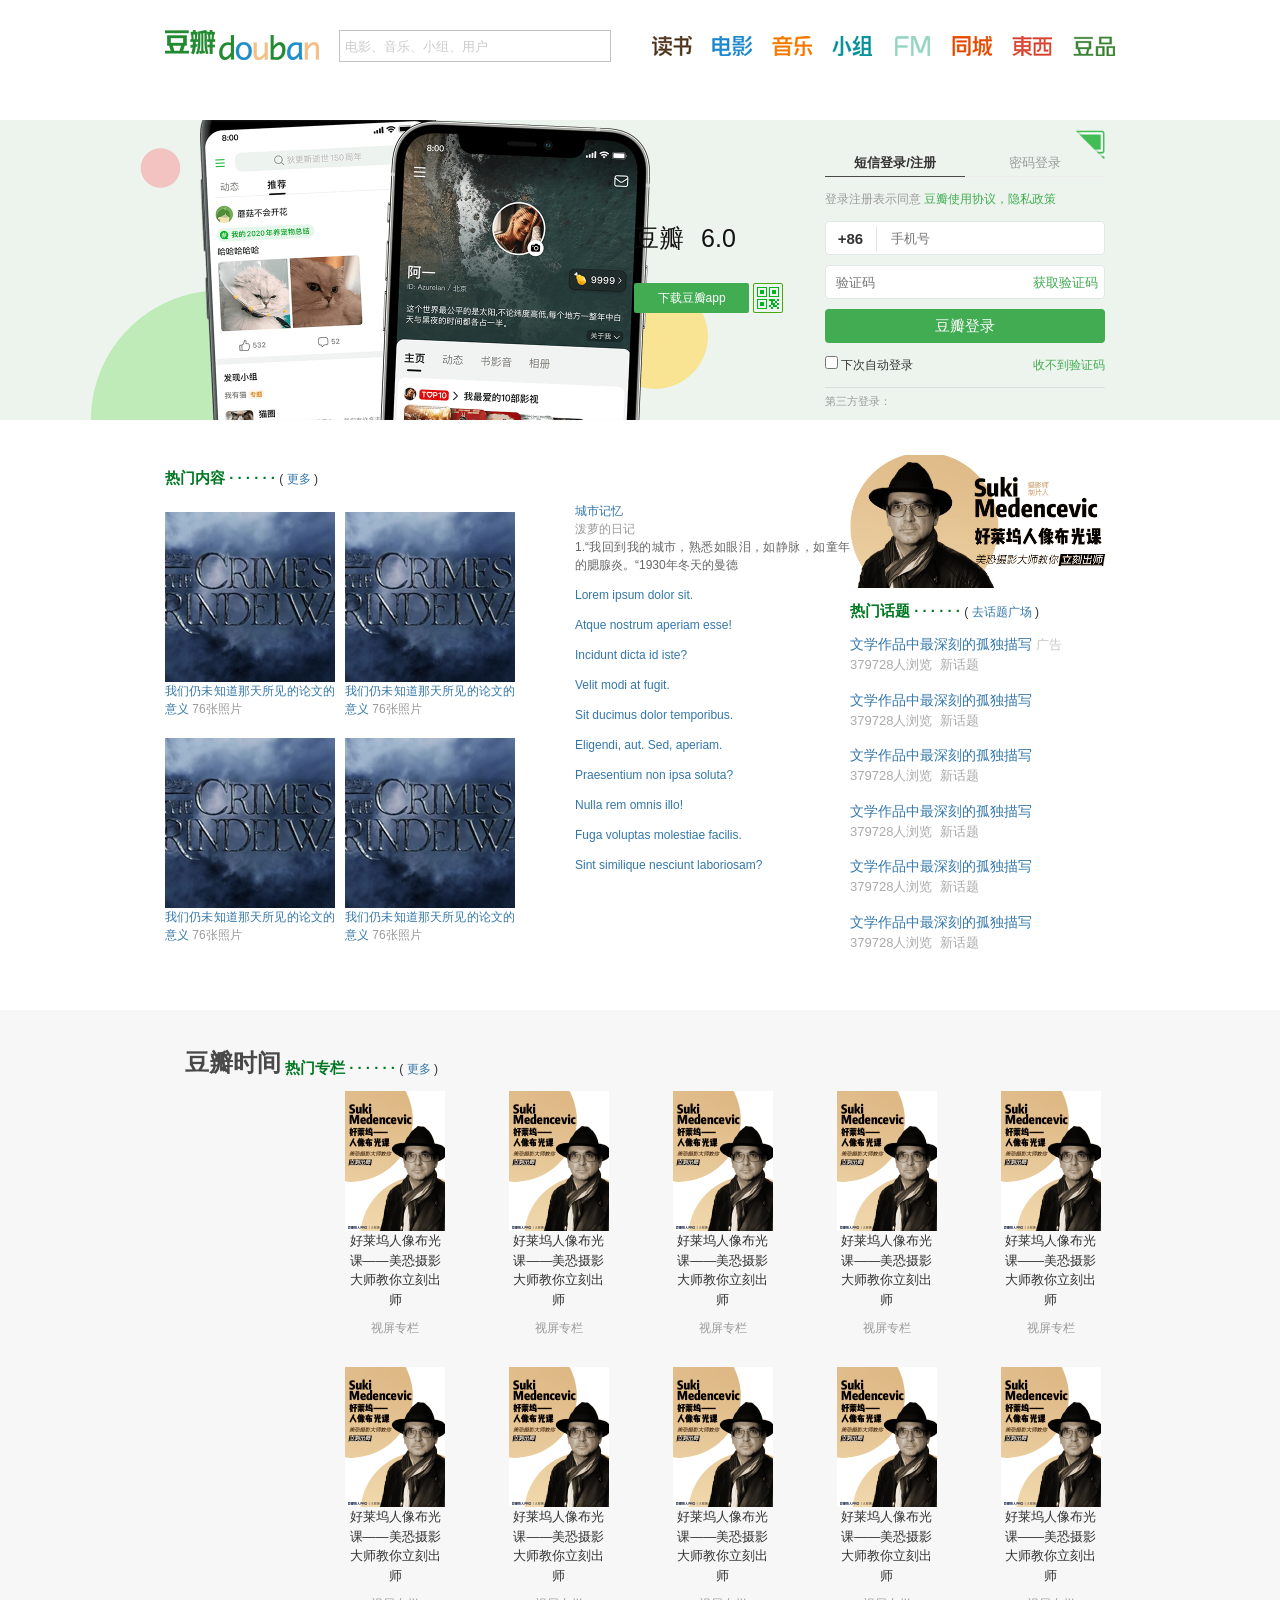
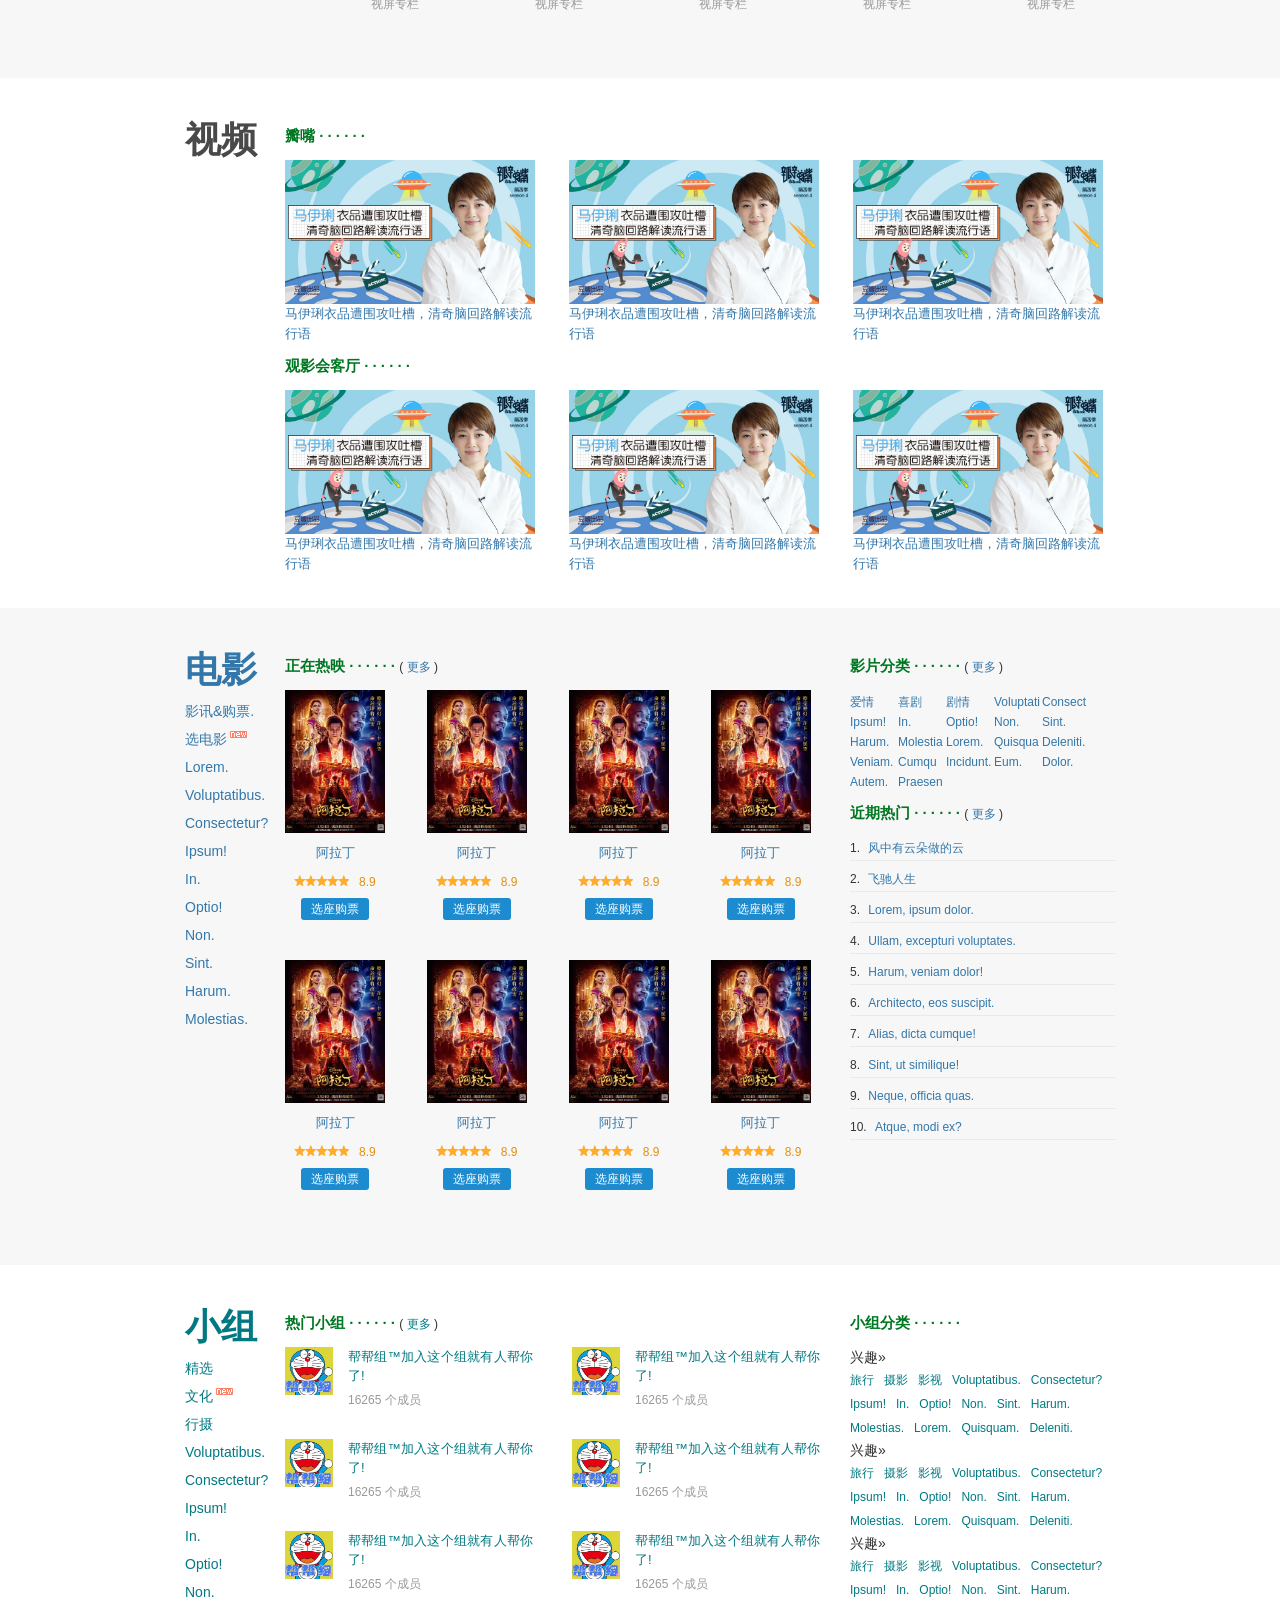
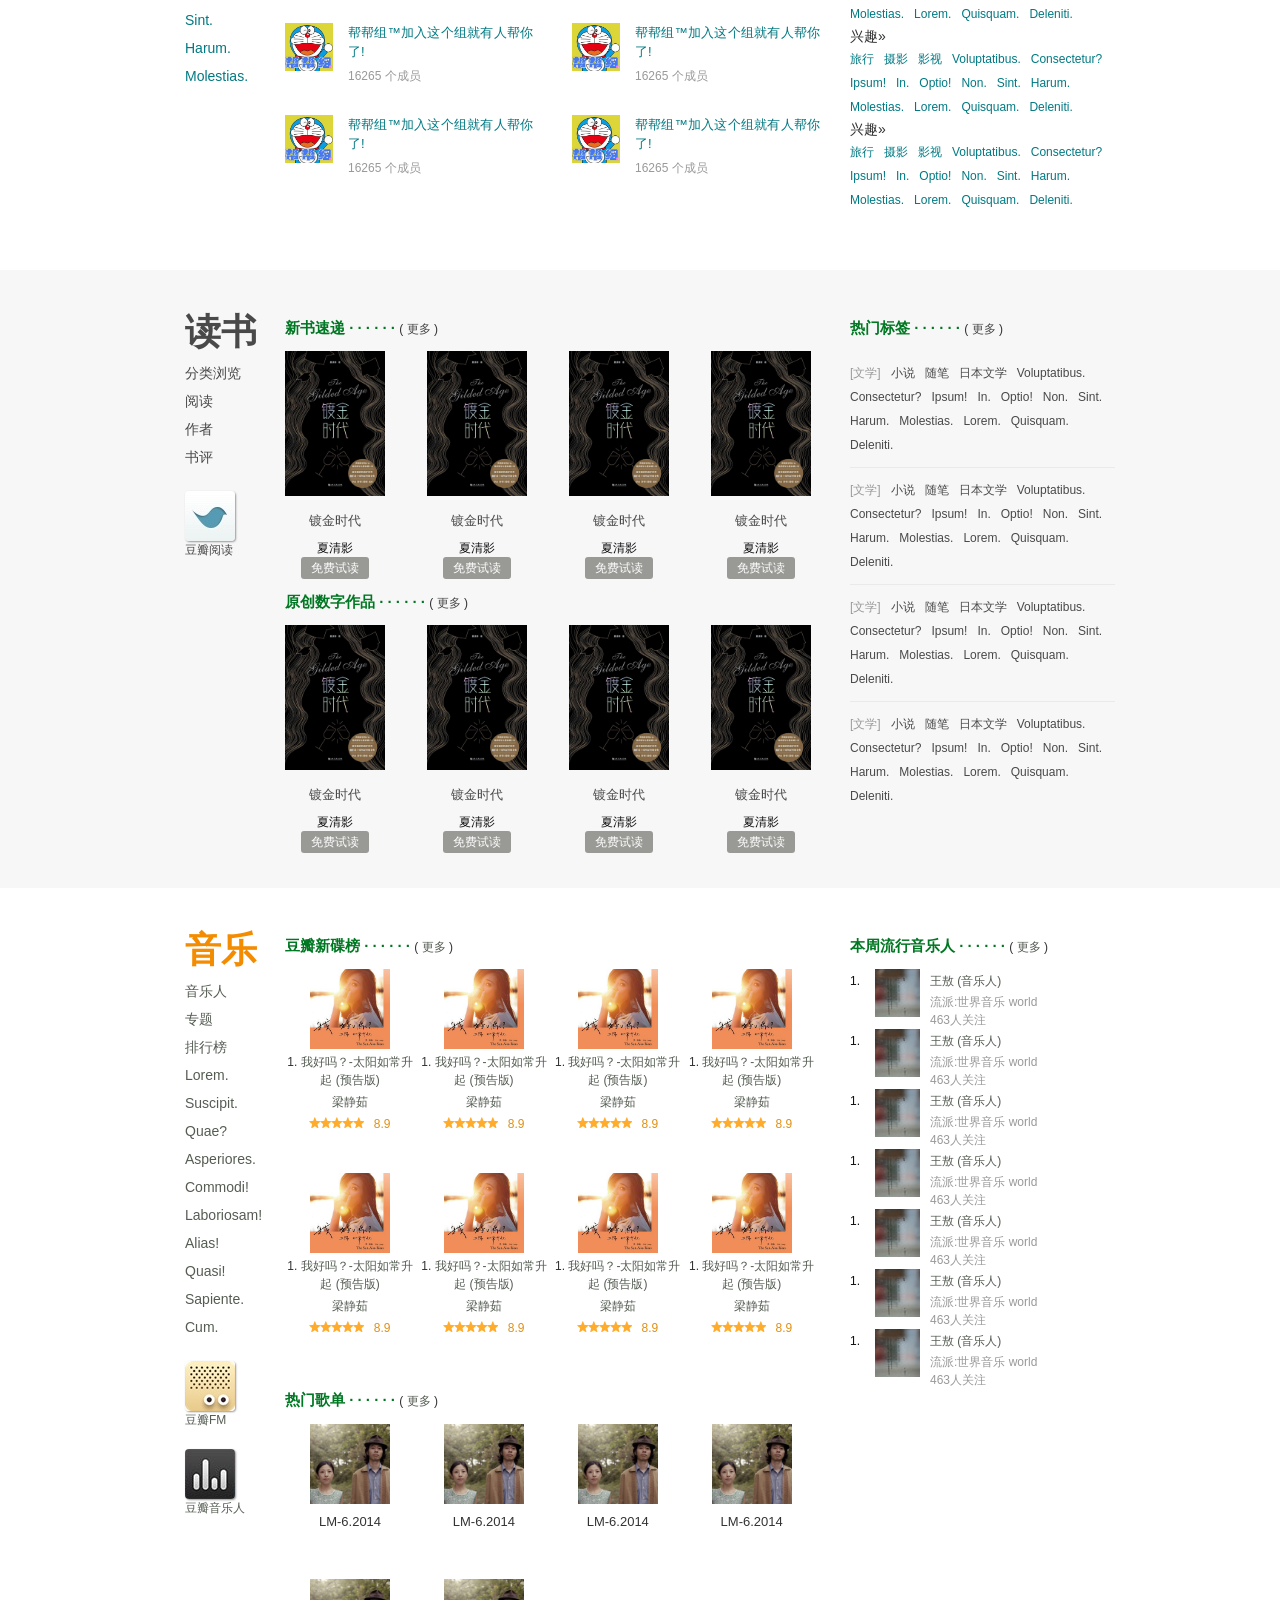
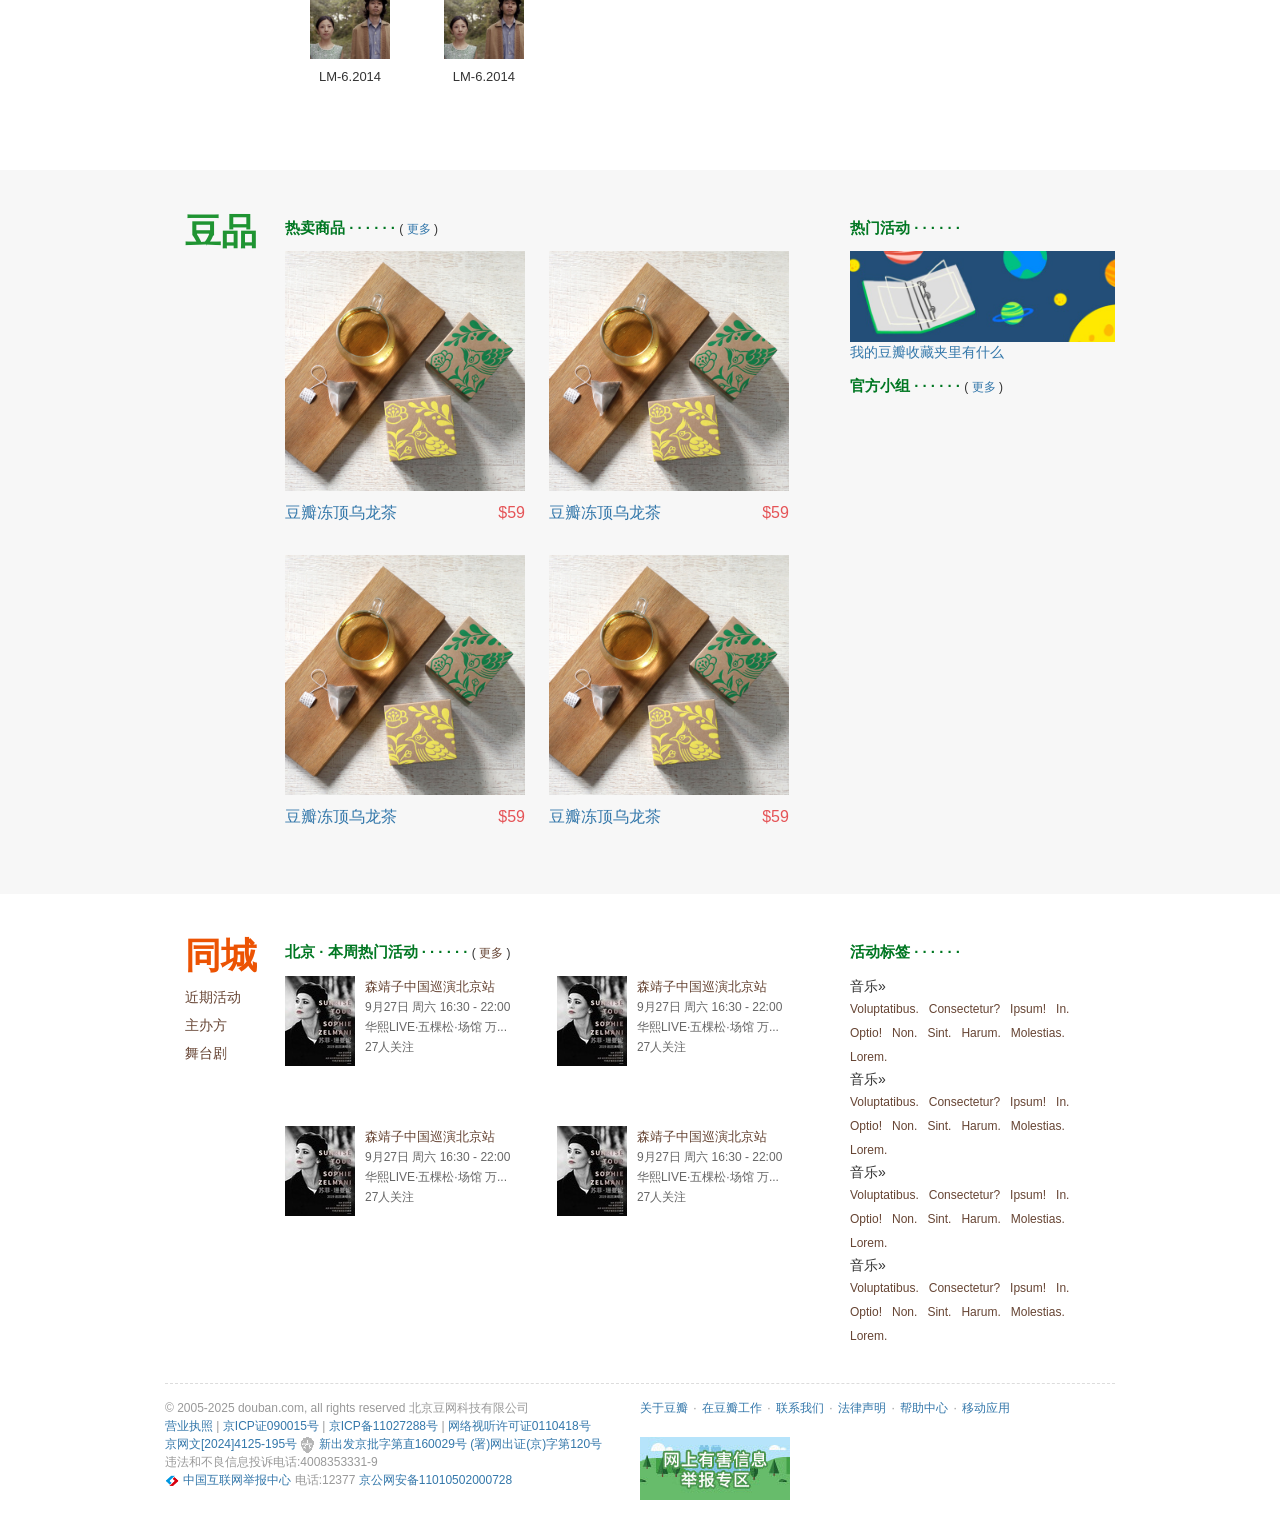
<file: index.html>
<!DOCTYPE html>
<html lang="en">
  <head>
    <meta charset="UTF-8" />
    <meta name="viewport" content="width=device-width, initial-scale=1.0" />
    <title>豆瓣</title>
    <link rel="shortcut icon" type="image/x-icon" href="favicon.ico" />
    <!-- <link rel="stylesheet" href="./css/reset.css" />
    <link rel="stylesheet" href="css/common.css"> -->
    <link rel="stylesheet" href="css/index.css" />
  </head>
  <body>
    <header class="header">
      <div class="container" clearfix>
        <div class="logo left">
          <h1>
            <a href="">
              <span>豆瓣</span>
            </a>
          </h1>
        </div>
        <div class="search left">
          <form>
            <input
              type="text"
              class="txt"
              placeholder="电影、音乐、小组、用户"
            />
            <button>
              <i class="iconfont icon-icon-sousuo"></i>
            </button>
          </form>
        </div>
        <nva class="menu right clearfix">
          <a href="" class="menu-read"></a>
          <a href="" class="menu-movie"></a>
          <a href="" class="menu-music"></a>
          <a href="" class="menu-group"></a>
          <a href="" class="menu-city"></a>
          <a href="" class="menu-fm"></a>
          <a href="" class="menu-time"></a>
          <a href="" class="menu-doupin"></a>
        </nva>
      </div>
    </header>

    <div class="banner">
      <div class="container clearfix">
        <iframe class="right loginarea" src="loginframe.html" frameborder="0">
        </iframe>
        <div class="slogan right">
          <h1 class="title">
            豆瓣
            <span>6.0</span>
          </h1>
          <div class="download">
            <button class="btn">下载豆瓣app</button>
            <div class="qrcode">
              <img src="img/icon-qe-small.png" alt="" />
              <div class="qrcode-img hidden">
                <img src="./img/qrcode-img.png" alt="" />
                <p>iOS/Android 扫码直接下载</p>
              </div>
            </div>
          </div>
        </div>
      </div>
    </div>

    <!-- 主区域样式 -->
    <div>
      <!-- 热点 -->
      <div class="section">
        <div class="container clearfix">
          <div class="aside-right">
            <div class="adv">
              <a href="">
                <img src="./img/adv1.jpg" alt="" />
              </a>
            </div>
            <div class="section-title">
              <h2 class="title">热门话题</h2>
              <span class="link">
                <a href=""> 去话题广场 </a>
              </span>
            </div>
            <ul class="hot-list">
              <li>
                <div class="title">
                  <a href="" class="adv-tag">文学作品中最深刻的孤独描写 </a>
                </div>
                <div class="desc">
                  <span>379728人浏览</span>
                  <span>新话题</span>
                </div>
              </li>
              <li>
                <div class="title">
                  <a href="">文学作品中最深刻的孤独描写</a>
                </div>
                <div class="desc">
                  <span>379728人浏览</span>
                  <span>新话题</span>
                </div>
              </li>
              <li>
                <div class="title">
                  <a href="">文学作品中最深刻的孤独描写</a>
                </div>
                <div class="desc">
                  <span>379728人浏览</span>
                  <span>新话题</span>
                </div>
              </li>
              <li>
                <div class="title">
                  <a href="">文学作品中最深刻的孤独描写</a>
                </div>
                <div class="desc">
                  <span>379728人浏览</span>
                  <span>新话题</span>
                </div>
              </li>
              <li>
                <div class="title">
                  <a href="">文学作品中最深刻的孤独描写</a>
                </div>
                <div class="desc">
                  <span>379728人浏览</span>
                  <span>新话题</span>
                </div>
              </li>
              <li>
                <div class="title">
                  <a href="">文学作品中最深刻的孤独描写</a>
                </div>
                <div class="desc">
                  <span>379728人浏览</span>
                  <span>新话题</span>
                </div>
              </li>
            </ul>
          </div>

          <div class="main">
            <div class="section-title">
              <h2 class="title">热门内容</h2>
              <span class="link">
                <a href=""> 更多 </a>
              </span>
            </div>
            <div class="hot-main clearfix">
              <div class="left">
                <ul class="item-list">
                  <li>
                    <div class="img">
                      <a href="">
                        <img src="img/cover1.webp" alt="" />
                      </a>
                    </div>
                    <div class="words">
                      <a href="">我们仍未知道那天所见的论文的意义</a>
                      <span>76张照片</span>
                    </div>
                  </li>
                  <li>
                    <div class="img">
                      <a href="">
                        <img src="img/cover1.webp" alt="" />
                      </a>
                    </div>
                    <div class="words">
                      <a href="">我们仍未知道那天所见的论文的意义</a>
                      <span>76张照片</span>
                    </div>
                  </li>
                  <li>
                    <div class="img">
                      <a href="">
                        <img src="img/cover1.webp" alt="" />
                      </a>
                    </div>
                    <div class="words">
                      <a href="">我们仍未知道那天所见的论文的意义</a>
                      <span>76张照片</span>
                    </div>
                  </li>
                  <li>
                    <div class="img">
                      <a href="">
                        <img src="img/cover1.webp" alt="" />
                      </a>
                    </div>
                    <div class="words">
                      <a href="">我们仍未知道那天所见的论文的意义</a>
                      <span>76张照片</span>
                    </div>
                  </li>
                </ul>
              </div>
              <div class="right">
                <ul>
                  <li>
                    <a href="">城市记忆</a>
                    <div class="title">泼萝的日记</div>
                    <div class="desc">
                      1.“我回到我的城市，熟悉如眼泪，如静脉，如童年的腮腺炎。“1930年冬天的曼德
                    </div>
                  </li>
                  <li><a href="">Lorem ipsum dolor sit.</a></li>
                  <li><a href="">Atque nostrum aperiam esse!</a></li>
                  <li><a href="">Incidunt dicta id iste?</a></li>
                  <li><a href="">Velit modi at fugit.</a></li>
                  <li><a href="">Sit ducimus dolor temporibus.</a></li>
                  <li><a href="">Eligendi, aut. Sed, aperiam.</a></li>
                  <li><a href="">Praesentium non ipsa soluta?</a></li>
                  <li><a href="">Nulla rem omnis illo!</a></li>
                  <li><a href="">Fuga voluptas molestiae facilis.</a></li>
                  <li><a href="">Sint similique nesciunt laboriosam?</a></li>
                </ul>
              </div>
            </div>
          </div>
        </div>
      </div>
      <!-- 豆瓣时间 -->
      <div class="section">
        <div class="container clearfix">
          <div class="aside-left">
            <h2 class="title">
              <a href="" class="dark-color">豆瓣时间</a>
            </h2>
          </div>
          <div class="main" style="display: flex; flex-direction: column">
            <div class="section-title">
              <h2 class="title">热门专栏</h2>
              <span class="link">
                <a href=""> 更多 </a>
              </span>
            </div>
            <div class="time-main">
              <ul class="item-list">
                <li>
                  <div class="img">
                    <a href="">
                      <img src="img/cover2.jpg" alt="" />
                    </a>
                  </div>
                  <div class="words">
                    <a href="">好莱坞人像布光课——美恐摄影大师教你立刻出师</a>
                    <span>视屏专栏</span>
                  </div>
                </li>
                <li>
                  <div class="img">
                    <a href="">
                      <img src="img/cover2.jpg" alt="" />
                    </a>
                  </div>
                  <div class="words">
                    <a href="">好莱坞人像布光课——美恐摄影大师教你立刻出师</a>
                    <span>视屏专栏</span>
                  </div>
                </li>
                <li>
                  <div class="img">
                    <a href="">
                      <img src="img/cover2.jpg" alt="" />
                    </a>
                  </div>
                  <div class="words">
                    <a href="">好莱坞人像布光课——美恐摄影大师教你立刻出师</a>
                    <span>视屏专栏</span>
                  </div>
                </li>
                <li>
                  <div class="img">
                    <a href="">
                      <img src="img/cover2.jpg" alt="" />
                    </a>
                  </div>
                  <div class="words">
                    <a href="">好莱坞人像布光课——美恐摄影大师教你立刻出师</a>
                    <span>视屏专栏</span>
                  </div>
                </li>
                <li>
                  <div class="img">
                    <a href="">
                      <img src="img/cover2.jpg" alt="" />
                    </a>
                  </div>
                  <div class="words">
                    <a href="">好莱坞人像布光课——美恐摄影大师教你立刻出师</a>
                    <span>视屏专栏</span>
                  </div>
                </li>
                <li>
                  <div class="img">
                    <a href="">
                      <img src="img/cover2.jpg" alt="" />
                    </a>
                  </div>
                  <div class="words">
                    <a href="">好莱坞人像布光课——美恐摄影大师教你立刻出师</a>
                    <span>视屏专栏</span>
                  </div>
                </li>
                <li>
                  <div class="img">
                    <a href="">
                      <img src="img/cover2.jpg" alt="" />
                    </a>
                  </div>
                  <div class="words">
                    <a href="">好莱坞人像布光课——美恐摄影大师教你立刻出师</a>
                    <span>视屏专栏</span>
                  </div>
                </li>
                <li>
                  <div class="img">
                    <a href="">
                      <img src="img/cover2.jpg" alt="" />
                    </a>
                  </div>
                  <div class="words">
                    <a href="">好莱坞人像布光课——美恐摄影大师教你立刻出师</a>
                    <span>视屏专栏</span>
                  </div>
                </li>
                <li>
                  <div class="img">
                    <a href="">
                      <img src="img/cover2.jpg" alt="" />
                    </a>
                  </div>
                  <div class="words">
                    <a href="">好莱坞人像布光课——美恐摄影大师教你立刻出师</a>
                    <span>视屏专栏</span>
                  </div>
                </li>
                <li>
                  <div class="img">
                    <a href="">
                      <img src="img/cover2.jpg" alt="" />
                    </a>
                  </div>
                  <div class="words">
                    <a href="">好莱坞人像布光课——美恐摄影大师教你立刻出师</a>
                    <span>视屏专栏</span>
                  </div>
                </li>
              </ul>
            </div>
          </div>
        </div>
      </div>
      <!-- 豆瓣视频 -->

      <div class="section">
        <div class="container clearfix">
          <div class="aside-left">
            <div class="title">
              <h2>
                <a href="" class="dark-color">视频</a>
              </h2>
            </div>
          </div>
          <div class="main video-main">
            <div class="section-title">
              <a href="">
                <h2 class="title">瓣嘴</h2>
              </a>
            </div>
            <ul class="item-list">
              <li>
                <a href="">
                  <div class="img iconfont icon-play">
                    <img src="img/cover3.jpg" alt="" />
                  </div>
                </a>
                <div class="words">
                  <a href="">马伊琍衣品遭围攻吐槽，清奇脑回路解读流行语</a>
                </div>
              </li>
              <li>
                <a href="">
                  <div class="img iconfont icon-play">
                    <img src="img/cover3.jpg" alt="" />
                  </div>
                </a>
                <div class="words">
                  <a href="">马伊琍衣品遭围攻吐槽，清奇脑回路解读流行语</a>
                </div>
              </li>
              <li>
                <a href="">
                  <div class="img iconfont icon-play">
                    <img src="img/cover3.jpg" alt="" />
                  </div>
                </a>
                <div class="words">
                  <a href="">马伊琍衣品遭围攻吐槽，清奇脑回路解读流行语</a>
                </div>
              </li>
            </ul>

            <div class="section-title">
              <a href=""><h2 class="title">观影会客厅</h2></a>
            </div>
            <ul class="item-list">
              <li>
                <a href="">
                  <div class="img iconfont icon-play">
                    <img src="img/cover3.jpg" alt="" />
                  </div>
                </a>
                <div class="words">
                  <a href="">马伊琍衣品遭围攻吐槽，清奇脑回路解读流行语</a>
                </div>
              </li>
              <li>
                <a href="">
                  <div class="img iconfont icon-play">
                    <img src="img/cover3.jpg" alt="" />
                  </div>
                </a>
                <div class="words">
                  <a href="">马伊琍衣品遭围攻吐槽，清奇脑回路解读流行语</a>
                </div>
              </li>
              <li>
                <a href="">
                  <div class="img iconfont icon-play">
                    <img src="img/cover3.jpg" alt="" />
                  </div>
                </a>
                <div class="words">
                  <a href="">马伊琍衣品遭围攻吐槽，清奇脑回路解读流行语</a>
                </div>
              </li>
            </ul>
          </div>
        </div>
      </div>
      <!-- 豆瓣电影 -->
      <div class="section">
        <div class="container clearfix movie-area">
          <div class="aside-left">
            <div class="title">
              <h2>
                <a href="">电影</a>
              </h2>
            </div>

            <nav class="left-meun">
              <ul>
                <li><a href="">影讯&购票.</a></li>
                <li><a href="" class="new">选电影</a></li>
                <li><a href="">Lorem.</a></li>
                <li><a href="">Voluptatibus.</a></li>
                <li><a href="">Consectetur?</a></li>
                <li><a href="">Ipsum!</a></li>
                <li><a href="">In.</a></li>
                <li><a href="">Optio!</a></li>
                <li><a href="">Non.</a></li>
                <li><a href="">Sint.</a></li>
                <li><a href="">Harum.</a></li>
                <li><a href="">Molestias.</a></li>
              </ul>
            </nav>
          </div>
          <div class="aside-right">
            <div class="section-title">
              <h2 class="title">影片分类</h2>
              <span class="link">
                <a href=""> 更多 </a>
              </span>
            </div>
            <ul class="right-menu-list clearfix">
              <li><a href="">爱情</a></li>
              <li><a href="">喜剧</a></li>
              <li><a href="">剧情</a></li>
              <li><a href="">Voluptatibus.</a></li>
              <li><a href="">Consectetur?</a></li>
              <li><a href="">Ipsum!</a></li>
              <li><a href="">In.</a></li>
              <li><a href="">Optio!</a></li>
              <li><a href="">Non.</a></li>
              <li><a href="">Sint.</a></li>
              <li><a href="">Harum.</a></li>
              <li><a href="">Molestias.</a></li>
              <li><a href="">Lorem.</a></li>
              <li><a href="">Quisquam.</a></li>
              <li><a href="">Deleniti.</a></li>
              <li><a href="">Veniam.</a></li>
              <li><a href="">Cumque.</a></li>
              <li><a href="">Incidunt.</a></li>
              <li><a href="">Eum.</a></li>
              <li><a href="">Dolor.</a></li>
              <li><a href="">Autem.</a></li>
              <li><a href="">Praesentium?</a></li>
            </ul>

            <div class="section-title">
              <h2 class="title">近期热门</h2>
              <span class="link">
                <a href=""> 更多 </a>
              </span>
            </div>
            <ul class="oorder-movie-list">
              <li><a href="">风中有云朵做的云</a></li>
              <li><a href="">飞驰人生</a></li>
              <li><a href="">Lorem, ipsum dolor.</a></li>
              <li><a href="">Ullam, excepturi voluptates.</a></li>
              <li><a href="">Harum, veniam dolor!</a></li>
              <li><a href="">Architecto, eos suscipit.</a></li>
              <li><a href="">Alias, dicta cumque!</a></li>
              <li><a href="">Sint, ut similique!</a></li>
              <li><a href="">Neque, officia quas.</a></li>
              <li><a href="">Atque, modi ex?</a></li>
            </ul>
          </div>
          <div class="main">
            <div class="section-title">
              <h2 class="title">正在热映</h2>
              <span class="link">
                <a href=""> 更多 </a>
              </span>
            </div>
            <div>
              <ul class="item-list">
                <li>
                  <div class="img">
                    <a href="">
                      <img src="img/cover5.webp" alt="" />
                    </a>
                  </div>
                  <div class="words">
                    <a href="">阿拉丁</a>
                  </div>
                  <div class="star">
                    <span class="star-bg star50"></span>
                    <span class="number"> 8.9 </span>
                  </div>
                  <div class="func">
                    <a href="" class="block-link">选座购票</a>
                  </div>
                </li>
                <li>
                  <div class="img">
                    <a href="">
                      <img src="img/cover5.webp" alt="" />
                    </a>
                  </div>
                  <div class="words">
                    <a href="">阿拉丁</a>
                  </div>
                  <div class="star">
                    <span class="star-bg star50"></span>
                    <span class="number"> 8.9 </span>
                  </div>
                  <div class="func">
                    <a href="" class="block-link">选座购票</a>
                  </div>
                </li>
                <li>
                  <div class="img">
                    <a href="">
                      <img src="img/cover5.webp" alt="" />
                    </a>
                  </div>
                  <div class="words">
                    <a href="">阿拉丁</a>
                  </div>
                  <div class="star">
                    <span class="star-bg star50"></span>
                    <span class="number"> 8.9 </span>
                  </div>
                  <div class="func">
                    <a href="" class="block-link">选座购票</a>
                  </div>
                </li>
                <li>
                  <div class="img">
                    <a href="">
                      <img src="img/cover5.webp" alt="" />
                    </a>
                  </div>
                  <div class="words">
                    <a href="">阿拉丁</a>
                  </div>
                  <div class="star">
                    <span class="star-bg star50"></span>
                    <span class="number"> 8.9 </span>
                  </div>
                  <div class="func">
                    <a href="" class="block-link">选座购票</a>
                  </div>
                </li>
                <li>
                  <div class="img">
                    <a href="">
                      <img src="img/cover5.webp" alt="" />
                    </a>
                  </div>
                  <div class="words">
                    <a href="">阿拉丁</a>
                  </div>
                  <div class="star">
                    <span class="star-bg star50"></span>
                    <span class="number"> 8.9 </span>
                  </div>
                  <div class="func">
                    <a href="" class="block-link">选座购票</a>
                  </div>
                </li>
                <li>
                  <div class="img">
                    <a href="">
                      <img src="img/cover5.webp" alt="" />
                    </a>
                  </div>
                  <div class="words">
                    <a href="">阿拉丁</a>
                  </div>
                  <div class="star">
                    <span class="star-bg star50"></span>
                    <span class="number"> 8.9 </span>
                  </div>
                  <div class="func">
                    <a href="" class="block-link">选座购票</a>
                  </div>
                </li>
                <li>
                  <div class="img">
                    <a href="">
                      <img src="img/cover5.webp" alt="" />
                    </a>
                  </div>
                  <div class="words">
                    <a href="">阿拉丁</a>
                  </div>
                  <div class="star">
                    <span class="star-bg star50"></span>
                    <span class="number"> 8.9 </span>
                  </div>
                  <div class="func">
                    <a href="" class="block-link">选座购票</a>
                  </div>
                </li>
                <li>
                  <div class="img">
                    <a href="">
                      <img src="img/cover5.webp" alt="" />
                    </a>
                  </div>
                  <div class="words">
                    <a href="">阿拉丁</a>
                  </div>
                  <div class="star">
                    <span class="star-bg star50"></span>
                    <span class="number"> 8.9 </span>
                  </div>
                  <div class="func">
                    <a href="" class="block-link">选座购票</a>
                  </div>
                </li>
              </ul>
            </div>
          </div>
        </div>
      </div>

      <!-- 小组  -->

      <div class="section">
        <div class="container group-area clearfix">
          <div class="aside-left">
            <div class="title">
              <h2>
                <a href="">小组</a>
              </h2>
            </div>
            <nav class="left-meun">
              <ul>
                <li><a href="">精选</a></li>
                <li><a href="" class="new">文化</a></li>
                <li><a href="">行摄</a></li>
                <li><a href="">Voluptatibus.</a></li>
                <li><a href="">Consectetur?</a></li>
                <li><a href="">Ipsum!</a></li>
                <li><a href="">In.</a></li>
                <li><a href="">Optio!</a></li>
                <li><a href="">Non.</a></li>
                <li><a href="">Sint.</a></li>
                <li><a href="">Harum.</a></li>
                <li><a href="">Molestias.</a></li>
              </ul>
            </nav>
          </div>
          <div class="aside-right">
            <div class="section-title">
              <h2 class="title">小组分类</h2>
            </div>

            <div class="group">
              <div class="group-name">
                <a href="">兴趣</a>
              </div>
              <ul class="right-menu-list clearfix">
                <li><a href="">旅行</a></li>
                <li><a href="">摄影</a></li>
                <li><a href="">影视</a></li>
                <li><a href="">Voluptatibus.</a></li>
                <li><a href="">Consectetur?</a></li>
                <li><a href="">Ipsum!</a></li>
                <li><a href="">In.</a></li>
                <li><a href="">Optio!</a></li>
                <li><a href="">Non.</a></li>
                <li><a href="">Sint.</a></li>
                <li><a href="">Harum.</a></li>
                <li><a href="">Molestias.</a></li>
                <li><a href="">Lorem.</a></li>
                <li><a href="">Quisquam.</a></li>
                <li><a href="">Deleniti.</a></li>
              </ul>
            </div>
            <div class="group">
              <div class="group-name">
                <a href="">兴趣</a>
              </div>
              <ul class="right-menu-list clearfix">
                <li><a href="">旅行</a></li>
                <li><a href="">摄影</a></li>
                <li><a href="">影视</a></li>
                <li><a href="">Voluptatibus.</a></li>
                <li><a href="">Consectetur?</a></li>
                <li><a href="">Ipsum!</a></li>
                <li><a href="">In.</a></li>
                <li><a href="">Optio!</a></li>
                <li><a href="">Non.</a></li>
                <li><a href="">Sint.</a></li>
                <li><a href="">Harum.</a></li>
                <li><a href="">Molestias.</a></li>
                <li><a href="">Lorem.</a></li>
                <li><a href="">Quisquam.</a></li>
                <li><a href="">Deleniti.</a></li>
              </ul>
            </div>
            <div class="group">
              <div class="group-name">
                <a href="">兴趣</a>
              </div>
              <ul class="right-menu-list clearfix">
                <li><a href="">旅行</a></li>
                <li><a href="">摄影</a></li>
                <li><a href="">影视</a></li>
                <li><a href="">Voluptatibus.</a></li>
                <li><a href="">Consectetur?</a></li>
                <li><a href="">Ipsum!</a></li>
                <li><a href="">In.</a></li>
                <li><a href="">Optio!</a></li>
                <li><a href="">Non.</a></li>
                <li><a href="">Sint.</a></li>
                <li><a href="">Harum.</a></li>
                <li><a href="">Molestias.</a></li>
                <li><a href="">Lorem.</a></li>
                <li><a href="">Quisquam.</a></li>
                <li><a href="">Deleniti.</a></li>
              </ul>
            </div>
            <div class="group">
              <div class="group-name">
                <a href="">兴趣</a>
              </div>
              <ul class="right-menu-list clearfix">
                <li><a href="">旅行</a></li>
                <li><a href="">摄影</a></li>
                <li><a href="">影视</a></li>
                <li><a href="">Voluptatibus.</a></li>
                <li><a href="">Consectetur?</a></li>
                <li><a href="">Ipsum!</a></li>
                <li><a href="">In.</a></li>
                <li><a href="">Optio!</a></li>
                <li><a href="">Non.</a></li>
                <li><a href="">Sint.</a></li>
                <li><a href="">Harum.</a></li>
                <li><a href="">Molestias.</a></li>
                <li><a href="">Lorem.</a></li>
                <li><a href="">Quisquam.</a></li>
                <li><a href="">Deleniti.</a></li>
              </ul>
            </div>
            <div class="group">
              <div class="group-name">
                <a href="">兴趣</a>
              </div>
              <ul class="right-menu-list clearfix">
                <li><a href="">旅行</a></li>
                <li><a href="">摄影</a></li>
                <li><a href="">影视</a></li>
                <li><a href="">Voluptatibus.</a></li>
                <li><a href="">Consectetur?</a></li>
                <li><a href="">Ipsum!</a></li>
                <li><a href="">In.</a></li>
                <li><a href="">Optio!</a></li>
                <li><a href="">Non.</a></li>
                <li><a href="">Sint.</a></li>
                <li><a href="">Harum.</a></li>
                <li><a href="">Molestias.</a></li>
                <li><a href="">Lorem.</a></li>
                <li><a href="">Quisquam.</a></li>
                <li><a href="">Deleniti.</a></li>
              </ul>
            </div>
          </div>

          <div class="main">
            <div class="section-title">
              <h2 class="title">热门小组</h2>
              <span class="link">
                <a href=""> 更多 </a>
              </span>
            </div>

            <ul class="item-list">
              <li>
                <div class="img">
                  <a href="">
                    <img src="img/cover6.webp" alt="" />
                  </a>
                </div>
                <div class="words">
                  <a href="">帮帮组™加入这个组就有人帮你了!</a>
                  <span> 16265 个成员</span>
                </div>
              </li>
              <li>
                <div class="img">
                  <a href="">
                    <img src="img/cover6.webp" alt="" />
                  </a>
                </div>
                <div class="words">
                  <a href="">帮帮组™加入这个组就有人帮你了!</a>
                  <span> 16265 个成员</span>
                </div>
              </li>
              <li>
                <div class="img">
                  <a href="">
                    <img src="img/cover6.webp" alt="" />
                  </a>
                </div>
                <div class="words">
                  <a href="">帮帮组™加入这个组就有人帮你了!</a>
                  <span> 16265 个成员</span>
                </div>
              </li>
              <li>
                <div class="img">
                  <a href="">
                    <img src="img/cover6.webp" alt="" />
                  </a>
                </div>
                <div class="words">
                  <a href="">帮帮组™加入这个组就有人帮你了!</a>
                  <span> 16265 个成员</span>
                </div>
              </li>
              <li>
                <div class="img">
                  <a href="">
                    <img src="img/cover6.webp" alt="" />
                  </a>
                </div>
                <div class="words">
                  <a href="">帮帮组™加入这个组就有人帮你了!</a>
                  <span> 16265 个成员</span>
                </div>
              </li>
              <li>
                <div class="img">
                  <a href="">
                    <img src="img/cover6.webp" alt="" />
                  </a>
                </div>
                <div class="words">
                  <a href="">帮帮组™加入这个组就有人帮你了!</a>
                  <span> 16265 个成员</span>
                </div>
              </li>
              <li>
                <div class="img">
                  <a href="">
                    <img src="img/cover6.webp" alt="" />
                  </a>
                </div>
                <div class="words">
                  <a href="">帮帮组™加入这个组就有人帮你了!</a>
                  <span> 16265 个成员</span>
                </div>
              </li>
              <li>
                <div class="img">
                  <a href="">
                    <img src="img/cover6.webp" alt="" />
                  </a>
                </div>
                <div class="words">
                  <a href="">帮帮组™加入这个组就有人帮你了!</a>
                  <span> 16265 个成员</span>
                </div>
              </li>
              <li>
                <div class="img">
                  <a href="">
                    <img src="img/cover6.webp" alt="" />
                  </a>
                </div>
                <div class="words">
                  <a href="">帮帮组™加入这个组就有人帮你了!</a>
                  <span> 16265 个成员</span>
                </div>
              </li>
              <li>
                <div class="img">
                  <a href="">
                    <img src="img/cover6.webp" alt="" />
                  </a>
                </div>
                <div class="words">
                  <a href="">帮帮组™加入这个组就有人帮你了!</a>
                  <span> 16265 个成员</span>
                </div>
              </li>
            </ul>
          </div>
        </div>
      </div>

      <!-- 图书 -->

      <div class="section">
        <div class="container clearfix book-area">
          <div class="aside-left">
            <div class="title">
              <h2>
                <a href="">读书</a>
              </h2>
            </div>
            <nav class="left-menu">
              <ul>
                <li><a href="">分类浏览</a></li>
                <li><a href="" class="new">阅读</a></li>
                <li><a href="">作者</a></li>
                <li><a href="">书评</a></li>
              </ul>
            </nav>
            <div class="menu-adv">
              <a href=""><span class="app-icon-1"></span></a>
              <a href="">豆瓣阅读</a>
            </div>
          </div>
          <div class="aside-right">
            <div class="section-title">
              <h2 class="title">热门标签</h2>
              <span class="link">
                <a href="">更多</a>
              </span>
            </div>

            <div class="group">
              <ul class="right-menu-list clearfix">
                <li><span>[文学]</span></li>
                <li><a href="">小说</a></li>
                <li><a href="">随笔</a></li>
                <li><a href="">日本文学</a></li>
                <li><a href="">Voluptatibus.</a></li>
                <li><a href="">Consectetur?</a></li>
                <li><a href="">Ipsum!</a></li>
                <li><a href="">In.</a></li>
                <li><a href="">Optio!</a></li>
                <li><a href="">Non.</a></li>
                <li><a href="">Sint.</a></li>
                <li><a href="">Harum.</a></li>
                <li><a href="">Molestias.</a></li>
                <li><a href="">Lorem.</a></li>
                <li><a href="">Quisquam.</a></li>
                <li><a href="">Deleniti.</a></li>
              </ul>
            </div>
            <div class="group">
              <ul class="right-menu-list clearfix">
                <li><span>[文学]</span></li>
                <li><a href="">小说</a></li>
                <li><a href="">随笔</a></li>
                <li><a href="">日本文学</a></li>
                <li><a href="">Voluptatibus.</a></li>
                <li><a href="">Consectetur?</a></li>
                <li><a href="">Ipsum!</a></li>
                <li><a href="">In.</a></li>
                <li><a href="">Optio!</a></li>
                <li><a href="">Non.</a></li>
                <li><a href="">Sint.</a></li>
                <li><a href="">Harum.</a></li>
                <li><a href="">Molestias.</a></li>
                <li><a href="">Lorem.</a></li>
                <li><a href="">Quisquam.</a></li>
                <li><a href="">Deleniti.</a></li>
              </ul>
            </div>
            <div class="group">
              <ul class="right-menu-list clearfix">
                <li><span>[文学]</span></li>
                <li><a href="">小说</a></li>
                <li><a href="">随笔</a></li>
                <li><a href="">日本文学</a></li>
                <li><a href="">Voluptatibus.</a></li>
                <li><a href="">Consectetur?</a></li>
                <li><a href="">Ipsum!</a></li>
                <li><a href="">In.</a></li>
                <li><a href="">Optio!</a></li>
                <li><a href="">Non.</a></li>
                <li><a href="">Sint.</a></li>
                <li><a href="">Harum.</a></li>
                <li><a href="">Molestias.</a></li>
                <li><a href="">Lorem.</a></li>
                <li><a href="">Quisquam.</a></li>
                <li><a href="">Deleniti.</a></li>
              </ul>
            </div>
            <div class="group">
              <ul class="right-menu-list clearfix">
                <li><span>[文学]</span></li>
                <li><a href="">小说</a></li>
                <li><a href="">随笔</a></li>
                <li><a href="">日本文学</a></li>
                <li><a href="">Voluptatibus.</a></li>
                <li><a href="">Consectetur?</a></li>
                <li><a href="">Ipsum!</a></li>
                <li><a href="">In.</a></li>
                <li><a href="">Optio!</a></li>
                <li><a href="">Non.</a></li>
                <li><a href="">Sint.</a></li>
                <li><a href="">Harum.</a></li>
                <li><a href="">Molestias.</a></li>
                <li><a href="">Lorem.</a></li>
                <li><a href="">Quisquam.</a></li>
                <li><a href="">Deleniti.</a></li>
              </ul>
            </div>
          </div>

          <div class="main">
            <div class="section-title">
              <h2 class="title">新书速递</h2>
              <span class="link">
                <a href="">更多</a>
              </span>
            </div>
            <ul class="item-list">
              <li>
                <div class="img">
                  <a href="">
                    <img src="img/cover7.jpg" alt="" />
                  </a>
                </div>
                <div class="words">
                  <a href=""> 镀金时代 </a>
                  <span>夏清影</span>
                </div>
                <div class="func">
                  <a href="" class="block-link">免费试读</a>
                </div>
              </li>
              <li>
                <div class="img">
                  <a href="">
                    <img src="img/cover7.jpg" alt="" />
                  </a>
                </div>
                <div class="words">
                  <a href=""> 镀金时代 </a>
                  <span>夏清影</span>
                </div>
                <div class="func">
                  <a href="" class="block-link">免费试读</a>
                </div>
              </li>
              <li>
                <div class="img">
                  <a href="">
                    <img src="img/cover7.jpg" alt="" />
                  </a>
                </div>
                <div class="words">
                  <a href=""> 镀金时代 </a>
                  <span>夏清影</span>
                </div>
                <div class="func">
                  <a href="" class="block-link">免费试读</a>
                </div>
              </li>
              <li>
                <div class="img">
                  <a href="">
                    <img src="img/cover7.jpg" alt="" />
                  </a>
                </div>
                <div class="words">
                  <a href=""> 镀金时代 </a>
                  <span>夏清影</span>
                </div>
                <div class="func">
                  <a href="" class="block-link">免费试读</a>
                </div>
              </li>
            </ul>

            <div class="section-title">
              <h2 class="title">原创数字作品</h2>
              <span class="link">
                <a href="">更多</a>
              </span>
            </div>
            <ul class="item-list">
              <li>
                <div class="img">
                  <a href="">
                    <img src="img/cover7.jpg" alt="" />
                  </a>
                </div>
                <div class="words">
                  <a href=""> 镀金时代 </a>
                  <span>夏清影</span>
                </div>
                <div class="func">
                  <a href="" class="block-link">免费试读</a>
                </div>
              </li>
              <li>
                <div class="img">
                  <a href="">
                    <img src="img/cover7.jpg" alt="" />
                  </a>
                </div>
                <div class="words">
                  <a href=""> 镀金时代 </a>
                  <span>夏清影</span>
                </div>
                <div class="func">
                  <a href="" class="block-link">免费试读</a>
                </div>
              </li>
              <li>
                <div class="img">
                  <a href="">
                    <img src="img/cover7.jpg" alt="" />
                  </a>
                </div>
                <div class="words">
                  <a href=""> 镀金时代 </a>
                  <span>夏清影</span>
                </div>
                <div class="func">
                  <a href="" class="block-link">免费试读</a>
                </div>
              </li>
              <li>
                <div class="img">
                  <a href="">
                    <img src="img/cover7.jpg" alt="" />
                  </a>
                </div>
                <div class="words">
                  <a href=""> 镀金时代 </a>
                  <span>夏清影</span>
                </div>
                <div class="func">
                  <a href="" class="block-link">免费试读</a>
                </div>
              </li>
            </ul>
          </div>
        </div>
      </div>

      <!-- 豆瓣音乐 -->
      <div class="section">
        <div class="container clearfix music-area">
          <div class="aside-left">
            <div class="title">
              <h2>
                <a href="">音乐</a>
              </h2>
            </div>
            <nav class="left-menu">
              <ul>
                <li><a href="">音乐人</a></li>
                <li><a href="" class="new">专题</a></li>
                <li><a href="">排行榜</a></li>
                <li><a href="">Lorem.</a></li>
                <li><a href="">Suscipit.</a></li>
                <li><a href="">Quae?</a></li>
                <li><a href="">Asperiores.</a></li>
                <li><a href="">Commodi!</a></li>
                <li><a href="">Laboriosam!</a></li>
                <li><a href="">Alias!</a></li>
                <li><a href="">Quasi!</a></li>
                <li><a href="">Sapiente.</a></li>
                <li><a href="">Cum.</a></li>
              </ul>
            </nav>

            <div class="menu-adv">
              <a href=""><span class="app-icon-2"></span></a>
              <a href="">豆瓣FM</a>
            </div>
            <div class="menu-adv">
              <a href=""><span class="app-icon-3"></span></a>
              <a href="">豆瓣音乐人</a>
            </div>
          </div>
          <div class="aside-right">
            <div class="section-title">
              <h2 class="title">本周流行音乐人</h2>
              <span class="link">
                <a href="">更多</a>
              </span>
            </div>

            <ul class="music-player-list">
              <li class="clearfix">
                <span class="number left">1.</span>
                <div class="player right">
                  <a href="">
                    <div class="img left icon-bofang iconfont">
                      <img src="img/cover8.jpg" alt="" />
                    </div>
                  </a>
                  <div class="words left">
                    <a href="">王敖 (音乐人)</a>
                    <span>流派:世界音乐 world</span>
                    <span>463人关注</span>
                  </div>
                </div>
              </li>
              <li class="clearfix">
                <span class="number left">1.</span>
                <div class="player right">
                  <a href="">
                    <div class="img left icon-bofang iconfont">
                      <img src="img/cover8.jpg" alt="" />
                    </div>
                  </a>
                  <div class="words left">
                    <a href="">王敖 (音乐人)</a>
                    <span>流派:世界音乐 world</span>
                    <span>463人关注</span>
                  </div>
                </div>
              </li>
              <li class="clearfix">
                <span class="number left">1.</span>
                <div class="player right">
                  <a href="">
                    <div class="img left icon-bofang iconfont">
                      <img src="img/cover8.jpg" alt="" />
                    </div>
                  </a>
                  <div class="words left">
                    <a href="">王敖 (音乐人)</a>
                    <span>流派:世界音乐 world</span>
                    <span>463人关注</span>
                  </div>
                </div>
              </li>
              <li class="clearfix">
                <span class="number left">1.</span>
                <div class="player right">
                  <a href="">
                    <div class="img left icon-bofang iconfont">
                      <img src="img/cover8.jpg" alt="" />
                    </div>
                  </a>
                  <div class="words left">
                    <a href="">王敖 (音乐人)</a>
                    <span>流派:世界音乐 world</span>
                    <span>463人关注</span>
                  </div>
                </div>
              </li>
              <li class="clearfix">
                <span class="number left">1.</span>
                <div class="player right">
                  <a href="">
                    <div class="img left icon-bofang iconfont">
                      <img src="img/cover8.jpg" alt="" />
                    </div>
                  </a>
                  <div class="words left">
                    <a href="">王敖 (音乐人)</a>
                    <span>流派:世界音乐 world</span>
                    <span>463人关注</span>
                  </div>
                </div>
              </li>
              <li class="clearfix">
                <span class="number left">1.</span>
                <div class="player right">
                  <a href="">
                    <div class="img left icon-bofang iconfont">
                      <img src="img/cover8.jpg" alt="" />
                    </div>
                  </a>
                  <div class="words left">
                    <a href="">王敖 (音乐人)</a>
                    <span>流派:世界音乐 world</span>
                    <span>463人关注</span>
                  </div>
                </div>
              </li>
              <li class="clearfix">
                <span class="number left">1.</span>
                <div class="player right">
                  <a href="">
                    <div class="img left icon-bofang iconfont">
                      <img src="img/cover8.jpg" alt="" />
                    </div>
                  </a>
                  <div class="words left">
                    <a href="">王敖 (音乐人)</a>
                    <span>流派:世界音乐 world</span>
                    <span>463人关注</span>
                  </div>
                </div>
              </li>
            </ul>
          </div>
          <div class="main">
            <div class="section-title">
              <h2 class="title">豆瓣新碟榜</h2>
              <span class="link">
                <a href="">更多</a>
              </span>
            </div>
            <ul class="item-list">
              <li>
                <div class="img">
                  <a href="">
                    <img src="img/cover9.jpg" alt="" />
                  </a>
                </div>
                <div class="words">
                  1. <a href=""> 我好吗？-太阳如常升起 (预告版) </a>
                </div>
                <div class="words">
                  <a href="">梁静茹</a>
                </div>
                <div class="star">
                  <span class="star-bg star50"></span>
                  <span class="number"> 8.9 </span>
                </div>
              </li>
              <li>
                <div class="img">
                  <a href="">
                    <img src="img/cover9.jpg" alt="" />
                  </a>
                </div>
                <div class="words">
                  1. <a href=""> 我好吗？-太阳如常升起 (预告版) </a>
                </div>
                <div class="words">
                  <a href="">梁静茹</a>
                </div>
                <div class="star">
                  <span class="star-bg star50"></span>
                  <span class="number"> 8.9 </span>
                </div>
              </li>
              <li>
                <div class="img">
                  <a href="">
                    <img src="img/cover9.jpg" alt="" />
                  </a>
                </div>
                <div class="words">
                  1. <a href=""> 我好吗？-太阳如常升起 (预告版) </a>
                </div>
                <div class="words">
                  <a href="">梁静茹</a>
                </div>
                <div class="star">
                  <span class="star-bg star50"></span>
                  <span class="number"> 8.9 </span>
                </div>
              </li>
              <li>
                <div class="img">
                  <a href="">
                    <img src="img/cover9.jpg" alt="" />
                  </a>
                </div>
                <div class="words">
                  1. <a href=""> 我好吗？-太阳如常升起 (预告版) </a>
                </div>
                <div class="words">
                  <a href="">梁静茹</a>
                </div>
                <div class="star">
                  <span class="star-bg star50"></span>
                  <span class="number"> 8.9 </span>
                </div>
              </li>
              <li>
                <div class="img">
                  <a href="">
                    <img src="img/cover9.jpg" alt="" />
                  </a>
                </div>
                <div class="words">
                  1. <a href=""> 我好吗？-太阳如常升起 (预告版) </a>
                </div>
                <div class="words">
                  <a href="">梁静茹</a>
                </div>
                <div class="star">
                  <span class="star-bg star50"></span>
                  <span class="number"> 8.9 </span>
                </div>
              </li>
              <li>
                <div class="img">
                  <a href="">
                    <img src="img/cover9.jpg" alt="" />
                  </a>
                </div>
                <div class="words">
                  1. <a href=""> 我好吗？-太阳如常升起 (预告版) </a>
                </div>
                <div class="words">
                  <a href="">梁静茹</a>
                </div>
                <div class="star">
                  <span class="star-bg star50"></span>
                  <span class="number"> 8.9 </span>
                </div>
              </li>
              <li>
                <div class="img">
                  <a href="">
                    <img src="img/cover9.jpg" alt="" />
                  </a>
                </div>
                <div class="words">
                  1. <a href=""> 我好吗？-太阳如常升起 (预告版) </a>
                </div>
                <div class="words">
                  <a href="">梁静茹</a>
                </div>
                <div class="star">
                  <span class="star-bg star50"></span>
                  <span class="number"> 8.9 </span>
                </div>
              </li>
              <li>
                <div class="img">
                  <a href="">
                    <img src="img/cover9.jpg" alt="" />
                  </a>
                </div>
                <div class="words">
                  1. <a href=""> 我好吗？-太阳如常升起 (预告版) </a>
                </div>
                <div class="words">
                  <a href="">梁静茹</a>
                </div>
                <div class="star">
                  <span class="star-bg star50"></span>
                  <span class="number"> 8.9 </span>
                </div>
              </li>
            </ul>
            <div class="section-title">
              <h2 class="title">热门歌单</h2>
              <span class="link">
                <a href="">更多</a>
              </span>
            </div>
            <ul class="item-list hot-music">
              <li>
                <a href="">
                  <div class="img iconfont icon-play">
                    <img src="img/cover10.jpg" alt="" />
                  </div>
                </a>
                <div class="words">LM-6.2014</div>
              </li>
              <li>
                <a href="">
                  <div class="img iconfont icon-play">
                    <img src="img/cover10.jpg" alt="" />
                  </div>
                </a>
                <div class="words">LM-6.2014</div>
              </li>
              <li>
                <a href="">
                  <div class="img iconfont icon-play">
                    <img src="img/cover10.jpg" alt="" />
                  </div>
                </a>
                <div class="words">LM-6.2014</div>
              </li>
              <li>
                <a href="">
                  <div class="img iconfont icon-play">
                    <img src="img/cover10.jpg" alt="" />
                  </div>
                </a>
                <div class="words">LM-6.2014</div>
              </li>
              <li>
                <a href="">
                  <div class="img iconfont icon-play">
                    <img src="img/cover10.jpg" alt="" />
                  </div>
                </a>
                <div class="words">LM-6.2014</div>
              </li>
              <li>
                <a href="">
                  <div class="img iconfont icon-play">
                    <img src="img/cover10.jpg" alt="" />
                  </div>
                </a>
                <div class="words">LM-6.2014</div>
              </li>
            </ul>
          </div>
        </div>
      </div>

      <!-- 豆品 -->
      <div class="section">
        <div class="container clearfix doupin-area">
          <div class="aside-left">
            <div class="title">
              <h2>
                <a href="">豆品</a>
              </h2>
            </div>
          </div>

          <div class="aside-right">
            <div class="section-title">
              <h2 class="title">热门活动</h2>
            </div>
            <div class="adv">
              <a href="">
                <img src="./img/adv2.jpg" alt="" />
              </a>
              <div>
                <a href="">我的豆瓣收藏夹里有什么</a>
              </div>
            </div>
            <div class="section-title">
              <h2 class="title">官方小组</h2>
              <span class="link">
                <a href="">更多</a>
              </span>
            </div>
          </div>
          <div class="main">
            <div class="section-title">
              <h2 class="title">热卖商品</h2>
              <span class="link">
                <a href="">更多</a>
              </span>
            </div>
            <ul class="item-list">
              <li>
                <div class="img">
                  <a href="">
                    <img src="img/cover11.jpg" alt="" />
                  </a>
                </div>
                <div class="words clearfix">
                  <a href="" class="left">豆瓣冻顶乌龙茶</a>
                  <span class="right">$59</span>
                </div>
              </li>
              <li>
                <div class="img">
                  <a href="">
                    <img src="img/cover11.jpg" alt="" />
                  </a>
                </div>
                <div class="words clearfix">
                  <a href="" class="left">豆瓣冻顶乌龙茶</a>
                  <span class="right">$59</span>
                </div>
              </li>
              <li>
                <div class="img">
                  <a href="">
                    <img src="img/cover11.jpg" alt="" />
                  </a>
                </div>
                <div class="words clearfix">
                  <a href="" class="left">豆瓣冻顶乌龙茶</a>
                  <span class="right">$59</span>
                </div>
              </li>
              <li>
                <div class="img">
                  <a href="">
                    <img src="img/cover11.jpg" alt="" />
                  </a>
                </div>
                <div class="words clearfix">
                  <a href="" class="left">豆瓣冻顶乌龙茶</a>
                  <span class="right">$59</span>
                </div>
              </li>
            </ul>
          </div>
        </div>
      </div>

      <!-- 同城  -->
      <div class="section">
        <div class="container clearfix city-area">
          <div class="aside-left">
            <div class="title">
              <h2>
                <a href="">同城</a>
              </h2>
            </div>
            <nav class="left-menu">
              <ul>
                <li><a href="">近期活动</a></li>
                <li><a href="" class="new">主办方</a></li>
                <li><a href="">舞台剧</a></li>
              </ul>
            </nav>
          </div>
          <div class="aside-right">
            <div class="section-title">
              <h2 class="title">活动标签</h2>
            </div>

            <div class="group">
              <div class="group-name">
                <a href="">音乐</a>
              </div>
              <ul class="right-menu-list clearfix">
                <li><a href="">Voluptatibus.</a></li>
                <li><a href="">Consectetur?</a></li>
                <li><a href="">Ipsum!</a></li>
                <li><a href="">In.</a></li>
                <li><a href="">Optio!</a></li>
                <li><a href="">Non.</a></li>
                <li><a href="">Sint.</a></li>
                <li><a href="">Harum.</a></li>
                <li><a href="">Molestias.</a></li>
                <li><a href="">Lorem.</a></li>
              </ul>
            </div>
            <div class="group">
              <div class="group-name">
                <a href="">音乐</a>
              </div>
              <ul class="right-menu-list clearfix">
                <li><a href="">Voluptatibus.</a></li>
                <li><a href="">Consectetur?</a></li>
                <li><a href="">Ipsum!</a></li>
                <li><a href="">In.</a></li>
                <li><a href="">Optio!</a></li>
                <li><a href="">Non.</a></li>
                <li><a href="">Sint.</a></li>
                <li><a href="">Harum.</a></li>
                <li><a href="">Molestias.</a></li>
                <li><a href="">Lorem.</a></li>
              </ul>
            </div>
            <div class="group">
              <div class="group-name">
                <a href="">音乐</a>
              </div>
              <ul class="right-menu-list clearfix">
                <li><a href="">Voluptatibus.</a></li>
                <li><a href="">Consectetur?</a></li>
                <li><a href="">Ipsum!</a></li>
                <li><a href="">In.</a></li>
                <li><a href="">Optio!</a></li>
                <li><a href="">Non.</a></li>
                <li><a href="">Sint.</a></li>
                <li><a href="">Harum.</a></li>
                <li><a href="">Molestias.</a></li>
                <li><a href="">Lorem.</a></li>
              </ul>
            </div>
            <div class="group">
              <div class="group-name">
                <a href="">音乐</a>
              </div>
              <ul class="right-menu-list clearfix">
                <li><a href="">Voluptatibus.</a></li>
                <li><a href="">Consectetur?</a></li>
                <li><a href="">Ipsum!</a></li>
                <li><a href="">In.</a></li>
                <li><a href="">Optio!</a></li>
                <li><a href="">Non.</a></li>
                <li><a href="">Sint.</a></li>
                <li><a href="">Harum.</a></li>
                <li><a href="">Molestias.</a></li>
                <li><a href="">Lorem.</a></li>
              </ul>
            </div>
          </div>
          <div class="main">
            <div class="section-title">
              <h2 class="title">北京 · 本周热门活动</h2>
              <span class="link">
                <a href="">更多</a>
              </span>
            </div>
            <ul class="item-list">
              <li class="clearfix">
                <div class="img left">
                  <a href="">
                    <img src="img/cover12.jpg" alt="" />
                  </a>
                </div>
                <div class="words">
                  <a href="">森靖子中国巡演北京站</a>
                  <span>9月27日 周六 16:30 - 22:00</span>
                  <span>华熙LIVE·五棵松·场馆 万...</span>
                  <span>27人关注</span>
                </div>
              </li>
              <li class="clearfix">
                <div class="img left">
                  <a href="">
                    <img src="img/cover12.jpg" alt="" />
                  </a>
                </div>
                <div class="words">
                  <a href="">森靖子中国巡演北京站</a>
                  <span>9月27日 周六 16:30 - 22:00</span>
                  <span>华熙LIVE·五棵松·场馆 万...</span>
                  <span>27人关注</span>
                </div>
              </li>
              <li class="clearfix">
                <div class="img left">
                  <a href="">
                    <img src="img/cover12.jpg" alt="" />
                  </a>
                </div>
                <div class="words">
                  <a href="">森靖子中国巡演北京站</a>
                  <span>9月27日 周六 16:30 - 22:00</span>
                  <span>华熙LIVE·五棵松·场馆 万...</span>
                  <span>27人关注</span>
                </div>
              </li>
              <li class="clearfix">
                <div class="img left">
                  <a href="">
                    <img src="img/cover12.jpg" alt="" />
                  </a>
                </div>
                <div class="words">
                  <a href="">森靖子中国巡演北京站</a>
                  <span>9月27日 周六 16:30 - 22:00</span>
                  <span>华熙LIVE·五棵松·场馆 万...</span>
                  <span>27人关注</span>
                </div>
              </li>
            </ul>
          </div>
        </div>
      </div>
    </div>

    <footer class="footer">
      <div class="container clearfix">
        <div class="left">
          <p>
            © 2005-2025 douban.com, all rights reserved 北京豆网科技有限公司
          </p>
          <p>
            <a href="">营业执照</a> | <a href="">京ICP证090015号</a> |
            <a href="">京ICP备11027288号</a> |
            <a href="">网络视听许可证0110418号</a>
          </p>
          <p>
            <a href="">京网文[2024]4125-195号 </a>
            <img src="img/biaoshi.gif" alt="" />
            <a href="">新出发京批字第直160029号</a>
            <a href="">(署)网出证(京)字第120号</a>
          </p>
          <p>违法和不良信息投诉电话:4008353331-9</p>
          <p>
            <img src="img/jubao.png" alt="" />
            <a href="">中国互联网举报中心 </a>
            电话:12377
            <a href="">京公网安备11010502000728</a>
          </p>
        </div>
        <div class="right">
          <nav class="menu">
            <a href="">关于豆瓣</a>
            ·
            <a href="">在豆瓣工作</a>
            ·
            <a href="">联系我们</a>
            ·
            <a href="">法律声明</a>
            ·
            <a href="">帮助中心</a>
            ·
            <a href="">移动应用</a>
          </nav>
          <div class="adv">
            <a href="">
              <img src="img/adv3.jpg" alt="" />
            </a>
          </div>
        </div>
      </div>
    </footer>
  </body>
</html>
</file>
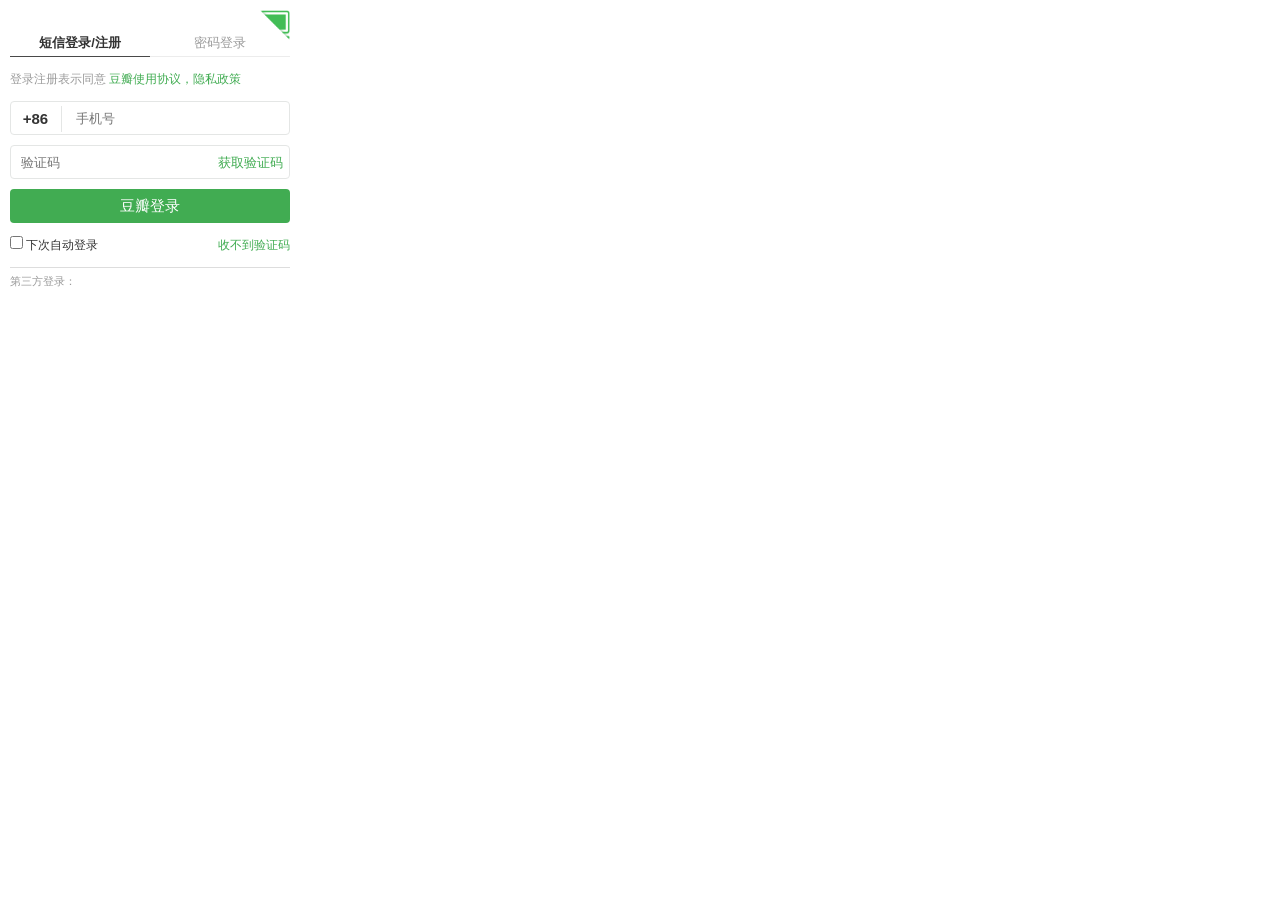
<file: loginframe.html>
<!DOCTYPE html>
<html lang="en">
  <head>
    <meta charset="UTF-8" />
    <meta name="viewport" content="width=device-width, initial-scale=1.0" />
    <title>登录/注册</title>
    <link rel="stylesheet" href="css/loginframe.css" />
  </head>
  <body>
    <div class="container">
      <!-- 短信登录/注册,密码登录 -->
      <div class="login">
        <!-- 切换菜单 -->
        <div class="switch-menu clearfix">
          <span class="left selected">短信登录/注册</span>
          <span class="right">密码登录</span>
        </div>

        <form class="form">
          <!-- 短信登录/注册表单 -->
          <div class="">
            <div class="form-item">
              <p class="txt">
                登录注册表示同意
                <a href="#">豆瓣使用协议，隐私政策</a>
              </p>
            </div>

            <div class="form-item">
              <input
                type="text"
                class="more-text-indent"
                placeholder="手机号"
              />
              <div class="conutry-code">
                <div>+86</div>
                <div class="choose-area hidden">
                  <div class="center">
                    <div class="title">选择国际区号</div>
                    <ul>
                      <li class="clearfix">
                        <span class="left">国家名1</span
                        ><span class="right">+1</span>
                      </li>
                      <li class="clearfix selected">
                        <span class="left">国家名2</span>
                        <i class="left iconfont icon-zhengque"></i>
                        <span class="right">+2</span>
                      </li>
                      <li class="clearfix">
                        <span class="left">国家名3</span
                        ><span class="right">+3</span>
                      </li>
                      <li class="clearfix">
                        <span class="left">国家名4</span
                        ><span class="right">+4</span>
                      </li>
                      <li class="clearfix">
                        <span class="left">国家名5</span
                        ><span class="right">+5</span>
                      </li>
                      <li class="clearfix">
                        <span class="left">国家名6</span
                        ><span class="right">+6</span>
                      </li>
                      <li class="clearfix">
                        <span class="left">国家名7</span
                        ><span class="right">+7</span>
                      </li>
                      <li class="clearfix">
                        <span class="left">国家名8</span
                        ><span class="right">+8</span>
                      </li>
                      <li class="clearfix">
                        <span class="left">国家名9</span
                        ><span class="right">+9</span>
                      </li>
                      <li class="clearfix">
                        <span class="left">国家名10</span
                        ><span class="right">+10</span>
                      </li>
                      <li class="clearfix">
                        <span class="left">国家名11</span
                        ><span class="right">+11</span>
                      </li>
                      <li class="clearfix">
                        <span class="left">国家名12</span
                        ><span class="right">+12</span>
                      </li>
                      <li class="clearfix">
                        <span class="left">国家名13</span
                        ><span class="right">+13</span>
                      </li>
                      <li class="clearfix">
                        <span class="left">国家名14</span
                        ><span class="right">+14</span>
                      </li>
                      <li class="clearfix">
                        <span class="left">国家名15</span
                        ><span class="right">+15</span>
                      </li>
                      <li class="clearfix">
                        <span class="left">国家名16</span
                        ><span class="right">+16</span>
                      </li>
                      <li class="clearfix">
                        <span class="left">国家名17</span
                        ><span class="right">+17</span>
                      </li>
                      <li class="clearfix">
                        <span class="left">国家名18</span
                        ><span class="right">+18</span>
                      </li>
                      <li class="clearfix">
                        <span class="left">国家名19</span
                        ><span class="right">+19</span>
                      </li>
                      <li class="clearfix">
                        <span class="left">国家名20</span
                        ><span class="right">+20</span>
                      </li>
                      <li class="clearfix">
                        <span class="left">国家名21</span
                        ><span class="right">+21</span>
                      </li>
                      <li class="clearfix">
                        <span class="left">国家名22</span
                        ><span class="right">+22</span>
                      </li>
                      <li class="clearfix">
                        <span class="left">国家名23</span
                        ><span class="right">+23</span>
                      </li>
                      <li class="clearfix">
                        <span class="left">国家名24</span
                        ><span class="right">+24</span>
                      </li>
                      <li class="clearfix">
                        <span class="left">国家名25</span
                        ><span class="right">+25</span>
                      </li>
                      <li class="clearfix">
                        <span class="left">国家名26</span
                        ><span class="right">+26</span>
                      </li>
                      <li class="clearfix">
                        <span class="left">国家名27</span
                        ><span class="right">+27</span>
                      </li>
                      <li class="clearfix">
                        <span class="left">国家名28</span
                        ><span class="right">+28</span>
                      </li>
                      <li class="clearfix">
                        <span class="left">国家名29</span
                        ><span class="right">+29</span>
                      </li>
                      <li class="clearfix">
                        <span class="left">国家名30</span
                        ><span class="right">+30</span>
                      </li>
                      <li class="clearfix">
                        <span class="left">国家名31</span
                        ><span class="right">+31</span>
                      </li>
                      <li class="clearfix">
                        <span class="left">国家名32</span
                        ><span class="right">+32</span>
                      </li>
                      <li class="clearfix">
                        <span class="left">国家名33</span
                        ><span class="right">+33</span>
                      </li>
                      <li class="clearfix">
                        <span class="left">国家名34</span
                        ><span class="right">+34</span>
                      </li>
                      <li class="clearfix">
                        <span class="left">国家名35</span
                        ><span class="right">+35</span>
                      </li>
                      <li class="clearfix">
                        <span class="left">国家名36</span
                        ><span class="right">+36</span>
                      </li>
                      <li class="clearfix">
                        <span class="left">国家名37</span
                        ><span class="right">+37</span>
                      </li>
                      <li class="clearfix">
                        <span class="left">国家名38</span
                        ><span class="right">+38</span>
                      </li>
                      <li class="clearfix">
                        <span class="left">国家名39</span
                        ><span class="right">+39</span>
                      </li>
                      <li class="clearfix">
                        <span class="left">国家名40</span
                        ><span class="right">+40</span>
                      </li>
                      <li class="clearfix">
                        <span class="left">国家名41</span
                        ><span class="right">+41</span>
                      </li>
                      <li class="clearfix">
                        <span class="left">国家名42</span
                        ><span class="right">+42</span>
                      </li>
                      <li class="clearfix">
                        <span class="left">国家名43</span
                        ><span class="right">+43</span>
                      </li>
                      <li class="clearfix">
                        <span class="left">国家名44</span
                        ><span class="right">+44</span>
                      </li>
                      <li class="clearfix">
                        <span class="left">国家名45</span
                        ><span class="right">+45</span>
                      </li>
                      <li class="clearfix">
                        <span class="left">国家名46</span
                        ><span class="right">+46</span>
                      </li>
                      <li class="clearfix">
                        <span class="left">国家名47</span
                        ><span class="right">+47</span>
                      </li>
                      <li class="clearfix">
                        <span class="left">国家名48</span
                        ><span class="right">+48</span>
                      </li>
                      <li class="clearfix">
                        <span class="left">国家名49</span
                        ><span class="right">+49</span>
                      </li>
                      <li class="clearfix">
                        <span class="left">国家名50</span
                        ><span class="right">+50</span>
                      </li>
                    </ul>
                  </div>
                </div>
              </div>
            </div>
            <div class="form-item">
              <input type="text" placeholder="验证码" />
              <a href="" class="ab-right">获取验证码</a>
            </div>
            <div class="form-item">
              <button class="btn">豆瓣登录</button>
            </div>
            <div class="form-item tip clearfix">
              <label class="left">
                <input type="checkbox" />
                下次自动登录
              </label>

              <span class="right">
                <a href=""> 收不到验证码 </a>
              </span>
            </div>
          </div>
          <!-- 密码登录表单 -->
          <div class="hidden">
            <div class="form-item tip clearfix">
              <a href="" class="right"> 忘记密码? </a>
            </div>

            <div class="form-item">
              <input type="text" placeholder="手机号/邮箱" />
            </div>
            <div class="form-item">
              <input type="password" placeholder="密码" />

              <div class="form-item">
                <button disabled class="btn">豆瓣登录</button>
              </div>
              <div class="form-item tip clearfix" id="login-row">
                <label class="left">
                  <input type="checkbox" />
                  下次自动登录
                </label>
                <span class="right">
                  <a href="">海外手机登录 </a>
                </span>
              </div>
            </div>
          </div>
        </form>
        <div class="bottom">
          <span class="msg"> 第三方登录： </span>
          <i class="iconfont icon-weixin"></i>
          <i class="iconfont icon-weibo"></i>
        </div>
      </div>
      <!-- 扫码登录 -->
      <div class="qrcode hidden">
        <div class="title">二维码登录</div>
        <div class="code">
          <img src="./img/qrcode.png" alt="" />
        </div>
        <div class="tip">请打开豆瓣App扫一扫</div>
      </div>
      <div class="change">
        <!-- 通过类名切换图标 -->
        <!-- <i class="icon icon-qrcode hidden"></i> -->
        <i class="icon icon-pc"></i>
      </div>
      <div class="pointer hidden">扫码登录</div>
    </div>
  </body>
</html>
</file>
<file: css/common.css>
@import "//at.alicdn.com/t/c/font_5027732_5smyaaawzq.css";
/* 多页面共享 */
body {
  font-family: Helvetica, Arial, "Hiragino Sans GB", "Microsoft YaHei",
    "WenQuanYi Micro Hei", sans-serif;
}

.left {
  float: left;
}

.right {
  float: right;
}

.clearfix::after {
  content: "";
  display: block;
  clear: both;
}

.hidden {
  display: none;
}
.btn {
  background-color: #41ac52;
  color: #fff;
  text-align: center;
  border-radius: 4px;
}
.btn:disabled {
  background: rgba(66, 189, 86, 0.5);
  cursor: not-allowed;
}

/* 评分 */

.star-bg {
  display: inline-block;
  width: 55px;
  height: 11px;
  background: url("../img/star-bg.png") no-repeat left top/100%;
}
.star50 {
  background-position: 0 0;
}
.star45 {
  background-position: 0 -11px;
}
.star40 {
  background-position: 0 -22px;
}
.star35 {
  background-position: 0 -33px;
}
.star30 {
  background-position: 0 -44px;
}
.star25 {
  background-position: 0 -55px;
}
.star20 {
  background-position: 0 -66px;
}
.star15 {
  background-position: 0 -77px;
}
.star10 {
  background-position: 0 -88px;
}
.star05 {
  background-position: 0 -99px;
}
.star00 {
  background-position: 0 -110px;
}

.star .number {
  font-size: 12px;
  margin-left: 6px;
  color: #e09015;
}
</file>
<file: css/index.css>
@import "reset.css";
@import "common.css";

/* 同一样式 */
.boyd {
  line-height: 2;
}

button {
  cursor: pointer;
}

a {
  color: #37a;
}
a:hover {
  color: #fff;
  background: #37a;
}
a:active {
  color: #fff;
  background: #f93;
}

ul {
  word-break: break-all;
  line-height: 2;
}

/* 同一样式结束 */

/* 首页同用样式 */
.container {
  width: 950px;
  margin: 0 auto;
  /* height: 30px;
background: red; */
}

.left {
  float: left;
}

.right {
  float: right;
}

.clearfix::after {
  content: "";
  display: block;
  clear: both;
}

.section {
  padding: 35px 0;
}

.section:nth-child(even) {
  background: #f7f7f7;
}

.aside-left {
  float: left;
  width: 100px;
  margin-left: 20px;
}

.aside-right {
  float: right;
  width: 265px;
  /* margin-right: 30px; */
}

.main {
  /* 创建BFC */
  overflow: hidden;
}

.adv img {
  width: 100%;
  display: block;
}

.section-title {
  margin: 12px 0;
}

.section-title .title {
  display: inline;
  color: #072;
  font-size: 15px;
}

.section-title .title::after {
  content: " · · · · · · ";
}
.section-title .link {
  font-size: 12px;
}

.section-title .link::before {
  content: "(";
}
.section-title .link::after {
  content: ")";
}

.section-title .a:hover {
  background: #669;
  color: #fff;
}

.adv-tag::after {
  content: "广告";
  color: #c9c9c9;
  font-size: 13px;
}

.aside-left .title {
  font-size: 24px;
}

.dark-color {
  color: #494949;
}

.item-list li {
  display: inline-block;
  vertical-align: top;
  line-height: 1.5;
}

.item-list li .img img {
  width: 100%;
  display: block;
}

.left-meun {
  font-size: 14px;
}

.left-meun a.new {
  position: relative;
}

.left-meun a.new::after {
  content: "";

  background: url("../img/new_menu.gif") no-repeat;
  width: 17px;
  height: 17px;
  position: absolute;
  right: -20px;
  top: 0;
}

.right-menu-list {
  font-size: 12px;
}

.right-menu-list li {
  float: left;
}

.block-link {
  padding: 2px 10px;
  /* background: red; */
  color: #fff;
  font-size: 12px;
  border-radius: 3px;
  display: inline-block;
}

.menu-adv {
  margin-top: 20px;
  font-size: 12px;
}

.app-icon-1 {
  width: 50px;
  height: 50px;
  display: block;
  background: url(../img/app_icons.jpg) no-repeat;
  box-shadow: 1px 1px 2px #999;
  border-radius: 4px;
}

.app-icon-2 {
  width: 50px;
  height: 50px;
  display: block;
  background: url(../img/app_icons.jpg) no-repeat;
  box-shadow: 1px 1px 2px #999;
  border-radius: 4px;
  background-position: -250px 0;
}

.app-icon-3 {
  width: 50px;
  height: 50px;
  display: block;
  background: url(../img/app_icons.jpg) no-repeat;
  box-shadow: 1px 1px 2px #999;
  border-radius: 4px;
  background-position: -50px 0;
}

.group .group-name a {
  color: #333;
}
.group .group-name a::after {
  content: "»";
}
.group .right-menu-list li {
  margin-right: 10px;
}
/* 首页通用样式结束 */

/*  页头开始*/

.header {
  height: 90px;
  margin-top: 30px;
  box-sizing: border-box;
}

.header .logo a {
  height: 0;
  width: 154px;
  overflow: hidden;
  padding-top: 30px;
  display: block;
  background: url(../img/logo.png) no-repeat left top/100%;
}

/* .header .logo a span {
  display: none;
} */

.header .search {
  height: 30px;
  width: 270px;
  border: 1px solid #c3c3c3;
  margin-left: 20px;
  position: relative;
  line-height: normal;
}

.header .search .txt {
  width: 240px;
  height: 20px;
  padding: 5px;
  font-size: 13px;
  margin-top: 0;
}

.header .search .txt::placeholder {
  color: #ccc;
}

.header .search button {
  width: 30px;
  height: 30px;
  position: absolute;
  top: 0;
  right: 0;
  color: #c3c3c3;
}

.header .menu {
  margin-top: 6px;
}

.header .menu a {
  background: url(../img/nav_logo.png) no-repeat left top/463px 20px;
  width: 40px;
  height: 20px;
  float: left;
  margin-left: 20px;
}

.header .menu .menu-read {
  background-position: 0 0;
}
.header .menu .menu-movie {
  background-position: -60px 0;
}
.header .menu .menu-music {
  background-position: -120px 0;
}
.header .menu .menu-group {
  background-position: -180px 0;
}
.header .menu .menu-city {
  background-position: -240px 0;
}
.header .menu .menu-fm {
  background-position: -300px 0;
}
.header .menu .menu-time {
  background-position: -360px 0;
}
.header .menu .menu-doupin {
  background-position: -420px 0;
  width: 43px;
}
/* 页头结束 */

/* 横幅开始 */
.banner {
  height: 300px;
  background: url("../img/banner-bg.jpg") no-repeat 60px top/auto 100% #edf4ed;
}

.banner .container .loginarea {
  height: 300px;
  height: 300px;
}

.banner .container .slogan {
  margin-top: 100px;
  margin-right: 32px;
}

.banner .container .slogan .title {
  font-size: 25px;
  color: #111;
  font-weight: normal;
  /* text-align: center; 水平居中
  line-height: 1.5; */
}

.banner .container .slogan .title span {
  margin-left: 10px;
}

.banner .container .slogan .download {
  margin-top: 25px;
}

.banner .container .slogan .download .btn {
  width: 115px;
  height: 30px;
  line-height: 30px;
  font-size: 12px;
  border-radius: 2px;
}

.banner .container .slogan .download .qrcode {
  display: inline-block;
  width: 28px;
  height: 28px;
  border: 1px solid #48aa0d;
  border-radius: 2px;
  vertical-align: bottom;
  position: relative;
}

.banner .container .slogan .download .qrcode img {
  width: 100%;
  height: 100%;
}

.banner .container .qrcode-img {
  position: absolute;
  left: -2px;
  top: -2px;
  width: 200px;
  padding: 15px;
  box-sizing: border-box;
  background: #fff;
  border-radius: 4px;
}

.banner .container .qrcode-img p {
  color: #666;
  font-size: 13px;
  text-align: center;
}

.banner .container .slogan .download .qrcode:hover .qrcode-img {
  display: block;
}
/* 横幅结束 */

/* 热门区域开始 */

.hot-list {
  line-height: 1.5;
}

.hot-list li {
  margin-bottom: 15px;
}

.hot-list li .title {
  font-size: 14px;
}
.hot-list li .desc {
  font-size: 13px;
  color: #aaaaaa;
}
.hot-list li .desc span {
  margin-right: 4px;
}

.hot-main .left {
  width: 350px;
}

.hot-main ul {
  text-align: justify;
  line-height: 1.5;
}

.hot-main ul::after {
  content: "";
  display: inline-block;
  width: 100%;
}

.hot-main .left li {
  width: 170px;
  font-size: 12px;
  margin: 10px 0;
}

.hot-main .left li .words span {
  color: #999;
}

.hot-main .right {
  width: 275px;
  font-size: 12px;
}

.hot-main .right li {
  margin-bottom: 12px;
}

.hot-main .right li .title {
  color: #999;
}

.hot-main .right li .desc {
  color: #666;
}
/* 热门区域结束 */

/* 豆瓣时间开始 */

.time-main li {
  width: 100px;
  margin-left: 60px;
  margin-bottom: 30px;
  font-size: 13px;
  text-align: center;
}

.time-main li .words a {
  color: #333;
}

.time-main li .words a:hover {
  color: #fff;
}

.time-main li .words span {
  display: block;
  color: #999;
  font-size: 12px;
  margin-top: 10px;
}
/* 豆瓣时间结束 */

/* 豆瓣视频开始 */

.video-main .section-title a:hover {
  background: initial;
}
.video-main li {
  width: 250px;
  margin-right: 30px;
  font-size: 13px;
}

.video-main li:nth-child(3n) {
  margin: 0;
}

.video-main li .img {
  position: relative;
}

.video-main li .img::before {
  position: absolute;
  width: 100%;
  height: 100%;
  background: rgba(0, 0, 0, 0.3);
  color: #fff;
  text-align: center;
  line-height: 144px;
  font-size: 35px;
}
/* 豆瓣视频结束 */

/* 豆瓣电影开始 */

.movie-area .right-menu-list li {
  width: 48px;
  height: 20px;
  overflow: hidden;
}

.oorder-movie-list {
  font-size: 12px;
}
.oorder-movie-list li {
  list-style-type: decimal;
  list-style-position: inside;
  border-bottom: 1px solid #eaeaea;
  margin-bottom: 6px;
}

.oorder-movie-list li a {
  margin-left: 5px;
}

.movie-area .item-list li {
  width: 100px;
  margin-right: 38px;
  margin-bottom: 40px;
  text-align: center;
  font-size: 13px;
}

.movie-area .item-list li:nth-child(4n) {
  margin-right: 0;
}

.movie-area .item-list li .words {
  margin-top: 10px;
  margin-bottom: 4px;
}
.movie-area .item-list li .words a {
  display: inline-block;
  max-width: 100%;
  white-space: nowrap; /* 不换行 */
  overflow: hidden; /* 超出部分隐藏 */
  text-overflow: ellipsis; /* 超出部分用省略号表示 */
}

.movie-area .func {
  margin-top: 7px;
}

.movie-area .func .block-link {
  background: #1c8bd0;
  color: #fff;
}

.movie-area .func .block-link:hover {
  background: #047fcb;
}

/* 豆瓣电影结束 */

/* 小组开始 */
.group-area a {
  color: #007982;
}

.group-area a:hover {
  color: #fff !important;
}
.group-area a:active {
  color: #fff !important;
}

.group-area .main .item-list {
  text-align: justify;
}
.group-area .main .item-list::after {
  content: "";
  display: inline-block;
  width: 100%;
}

.group-area .main .item-list li {
  width: 248px;
  margin-bottom: 30px;
  font-size: 13px;
  margin-right: 30px;
}

.group-area .main .item-list li .img {
  float: left;
  width: 48px;
  margin-right: 15px;
}
.group-area .main .item-list li .words span {
  display: block;
  font-size: 12px;
  color: #999;
  margin-top: 5px;
}

.group-area .main .item-list li .words {
  overflow: hidden;
}

/* 小组结束 */

/* 读书开始 */

.book-area a {
  color: #494949;
}

.book-area a:hover,
.book-area a:active {
  color: #fff;
}

.book-area .right-menu-list li {
  margin-right: 10px;
}
.book-area .right-menu-list li span {
  color: #999;
}

.book-area .group {
  border-bottom: 1px solid #eaeaea;
  padding: 10px 0;
}

.book-area .group:last-child {
  border-bottom: none;
}

.book-area .item-list li {
  width: 100px;
  margin-right: 38px;
  font-size: 13px;
  text-align: center;
}

.book-area .item-list li:nth-child(4n) {
  margin-right: 0;
}

.book-area .item-list li .words {
  margin-top: 15px;
}

.book-area .item-list li .words span {
  display: block;
  color: #111;
  font-size: 12px;
  margin-top: 8px;
}

.book-area .item-list li .func .block-link {
  background: #999a95;
  color: #fff;
}

.book-area .item-list li .func .block-link:hover {
  background: #878882;
}
/* 读书结束 */

/* 豆瓣音乐开始 */

.music-area a {
  color: #555d53;
}

.music-area a:hover,
.music-area a:active {
  color: #fff;
}

.music-area .aside-left .title a {
  color: #f38c00;
}

/* 豆瓣音乐开始 */
.music-area .aside-left .title a:hover {
  color: #fff;
}

.music-area .music-player-list li .number {
  font-size: 12px;
  color: #111;
}

.music-area .music-player-list li .player {
  width: 240px;
}

.music-area .music-player-list li .player .img {
  width: 45px;
  height: 48px;
  position: relative;
}

.music-area .music-player-list li .player .img img {
  display: block;
  width: 100%;
  height: 100%;
}

.music-area .music-player-list li .player .img::before {
  display: none;
  position: absolute;
  width: 100%;
  height: 100%;
  left: 0;
  top: 0;
  background: rgba(0, 0, 0, 0.8);
  color: #fff;
  text-align: center;
  line-height: 48px;
}

.music-area .music-player-list li .player .img:hover::before {
  display: block;
}

.music-area .music-player-list li .player .words {
  width: 180px;
  margin-left: 10px;
  font-size: 12px;
}

.music-area .music-player-list li .player .words span {
  display: block;
  color: #999;
  line-height: 1.5;
}

.music-area .item-list li {
  width: 130px;
  text-align: center;
  font-size: 12px;
  margin-bottom: 40px;
}

.music-area .item-list li .img {
  width: 80px;
  margin: 0 auto;
}

.music-area .item-list li .words {
  margin: 4px 0;
}

.music-area .item-list.hot-music li .words {
  font-size: 13px;
  margin: 8px 0;
}

.music-area .item-list.hot-music li .img {
  position: relative;
}

.music-area .item-list.hot-music li .img::before {
  position: absolute;
  width: 40px;
  height: 40px;
  left: 0;
  right: 0;
  top: 0;
  bottom: 0;
  margin: auto;
  text-align: center;
  line-height: 40px;
  font-size: 30px;
  color: #fff;
  background: rgb(0, 0, 0, 0.4);
  border-radius: 50%;
}
/* 豆瓣音乐结束 */

/* 豆品开始 */

.doupin-area .aside-left .title a {
  color: #1f9432;
}

.doupin-area .aside-left .title a:hover,
.doupin-area .aside-left .title a :active {
  color: #fff;
}

.doupin-area .aside-right {
  font-size: 14px;
}

.doupin-area .main .item-list li {
  width: 240px;
  margin-right: 20px;
  font-size: 16px;
  margin-bottom: 30px;
}

.doupin-area .main .item-list li .words {
  margin-top: 10px;
}

.doupin-area .main .item-list li .words span {
  color: #e55457;
}
/* 豆品结束 */

/* 同城开始 */
.city-area a {
  color: #643;
}

.city-area a:hover,
.city-area a:active {
  color: #fff;
}

.city-area .aside-left .title a {
  color: #ec5303;
}

.city-area .aside-left .title a:hover,
.city-area .aside-left .title a:active {
  color: #fff;
}

.city-area .item-list li {
  width: 248px;
  margin-right: 20px;
  margin-bottom: 60px;
}

.city-area .item-list li:nth-child(even) {
  margin-right: 0;
}

.city-area .item-list li .img {
  margin-right: 10px;
}

.city-area .item-list li .words {
  overflow: hidden;
}

.city-area .item-list li .words a {
  font-size: 13px;
}

.city-area .item-list li .words span {
  font-size: 12px;
  display: block;
  color: #666;
  line-height: 1.7;
}
/* 同城结束*/

/* 页脚开始  */
.footer {
  font-size: 12px;
  line-height: 1.5;
  color: #999;
}

.footer .container {
  border-top: 1px dashed #dcdcdc;
  padding-top: 15px;
  padding-bottom: 30px;
}

.footer .left img {
  width: 15px;
  vertical-align: middle;
}

.footer .left,
.footer .right {
  width: 50%;
}

.footer .right .menu a {
  display: inline-block;
  margin: 0 2px;
}

.footer .right .menu a:first-child {
  margin-left: 0;
}

.footer .adv {
  width: 150px;
  margin-top: 20px;
}
/* 页脚结束 */
</file>
<file: css/loginframe.css>
@import "reset.css";
@import "common.css";

/* 统一设置 */
a {
  color: #41ac52;
}

input[type="text"],
input[type="password"] {
  width: 100%;
  border: 1px solid #e4e6e5;
  box-sizing: border-box; /* 让padding和border不影响元素的宽度 */
  height: 34px;
  padding-left: 10px; /* 输入框文字缩进20px */
  border-radius: 4px; /* 圆角 */
  font-size: 13px;
}
/* 更多的缩进 */
input[type="text"].more-text-indent {
  padding-left: 65px;
}

/* 统一设置结束 */

.container {
  width: 300px;
  height: 300px;
  line-height: 2;
  padding: 10px;
  padding-top: 30px;
  color: #9b9b9b;
  box-sizing: border-box;
  position: relative;
}

.container .login .switch-menu {
  border-bottom: 1px solid #ececec;
  font-size: 13px;
}
.container .login .switch-menu span {
  width: 50%;
  text-align: center;
  cursor: pointer;
}
.container .login .switch-menu span.selected {
  font-weight: bold;
  color: #333;
  border-bottom: 1px solid #494949;
  margin-bottom: -1px;
}

.container .login .form .form-item {
  margin: 10px 0;
  position: relative;
  font-size: 13px;
}

.container .login .form .form-item .txt {
  font-size: 12px;
}

.container .login .form-item .conutry-code {
  position: absolute;
  width: 51px;
  height: 26px;
  left: 0;
  top: 5px;
  text-align: center;
  color: #333;
  font-weight: bold;
  font-size: 15px;
  line-height: 26px;
  border-right: 1px solid #e4e6e5;
  cursor: pointer;
}

.container .login .form-item .conutry-code .choose-area {
  /* 铺满整个视口，背景为半透明白色 */
  position: fixed;
  width: 100%;
  height: 100%;
  background: rgba(255, 255, 255, 0.5);
  left: 0;
  top: 0;
  z-index: 1;
}

.container .login .form-item .conutry-code .choose-area .center {
  width: 285px;
  height: 225px;
  position: absolute;
  box-sizing: border-box;
  border: 1px solid #bbb;
  left: 0;
  right: 0;
  top: 0;
  bottom: 0;
  margin: auto;
  background-color: #fff;
  border-radius: 5px;
  cursor: auto; /* 让鼠标样式自动 */
  overflow: hidden;
}

.container .login .form-item .conutry-code .choose-area .center .title {
  background: #ebf5eb;
  height: 42px;
  line-height: 42px;
  text-align: left;
  padding-left: 10px;
  color: #060;
  font-weight: bold; /* 文字加粗 */
}

.container .login .form-item .conutry-code .choose-area .center ul {
  height: 180px;
  overflow: auto; /* 超出部分可以滚动 */
  padding: 10px;
  box-sizing: border-box;
  font-size: 14px;
}

.container .login .form-item .conutry-code .choose-area .center ul li {
  height: 38px;
  line-height: 38px;
  border-top: 1px solid #e5e5e5;
  /* border-bottom: 1px solid #e5e5e5; */
  /* margin-top: -1px; */
  cursor: pointer;
}

.container .login .form-item .conutry-code .choose-area .center ul li .right {
  color: #aaa;
  font-weight: normal; /* 文字不加粗 */
}

.conutry-code .choose-area .center ul li.selected {
  color: #42bd56;
}

.container
  .login
  .form-item
  .conutry-code
  .choose-area
  .center
  ul
  li.selected
  .right {
  color: inherit;
}

.container
  .login
  .form-item
  .conutry-code
  .choose-area
  .center
  ul
  li.selected
  .iconfont {
  margin-left: 10px;
}

.container .form-item .ab-right {
  position: absolute;
  right: 7px;
  top: 5px;
}

.container .form-item .btn {
  width: 100%;
  height: 34px;
  font-size: 15px;
}

.container .login .form .form-item.tip {
  font-size: 12px;
  color: #333;
}

#login-row {
  display: flex;
  align-items: center;
  justify-content: space-between;
}

#login-row label {
  line-height: 34px;
  display: flex;
  align-items: center;
  gap: 5px;
}

.container .login .bottom {
  border-top: 1px solid #ddd;
}

.container .login .bottom .msg {
  font-size: 11px;
  vertical-align: 2px;
}

.container .login .bottom .iconfont {
  margin-left: 12px;
}

.container .login .bottom .iconfont.icon-weixin {
  color: #34950e;
}

.container .login .bottom .iconfont.icon-weibo {
  color: #ea5d5c;
}

.container .qrcode {
  font-size: 13px;
}

.container .qrcode .title {
  color: #333;
  border-bottom: 1px solid #ececec;
}

.container .qrcode .code {
  text-align: center;
  font-size: 0;
  margin-top: 20px;
}

.container .qrcode .code img {
  width: 170px;
  height: 170px;
}

.container .qrcode .tip {
  width: 183px;
  height: 25px;
  line-height: 25px;
  background: rgba(0, 0, 0, 0.08);
  color: #494949;
  margin: 0 auto;
  text-align: center;
  border-radius: 20px;
  margin-top: 10px;
}

.container .change {
  position: absolute;
  width: 30px;
  height: 30px;
  right: 10px;
  top: 10px;
}

.container .change .icon {
  width: 30px;
  height: 30px;
  display: block;
  cursor: pointer;
}

.container .change .icon.icon-qrcode {
  background: url(../img/icon-qrcode.png) no-repeat left top/100% 100%;
}

.container .change .icon.icon-pc {
  background: url(..//img/icon-pc.png) no-repeat left top/100% 100%;
}

.container .change:hover + .pointer {
  display: block;
}

.container .pointer {
  position: absolute;
  height: 28px;
  line-height: 28px;
  border: 1px solid rgb(66, 189, 86, 0.3);
  font-size: 13px;
  color: #666;
  background: #f5faf9;
  right: 50px;
  top: 10px;
  padding: 0 5px;
  border-radius: 4px;
}
</file>
